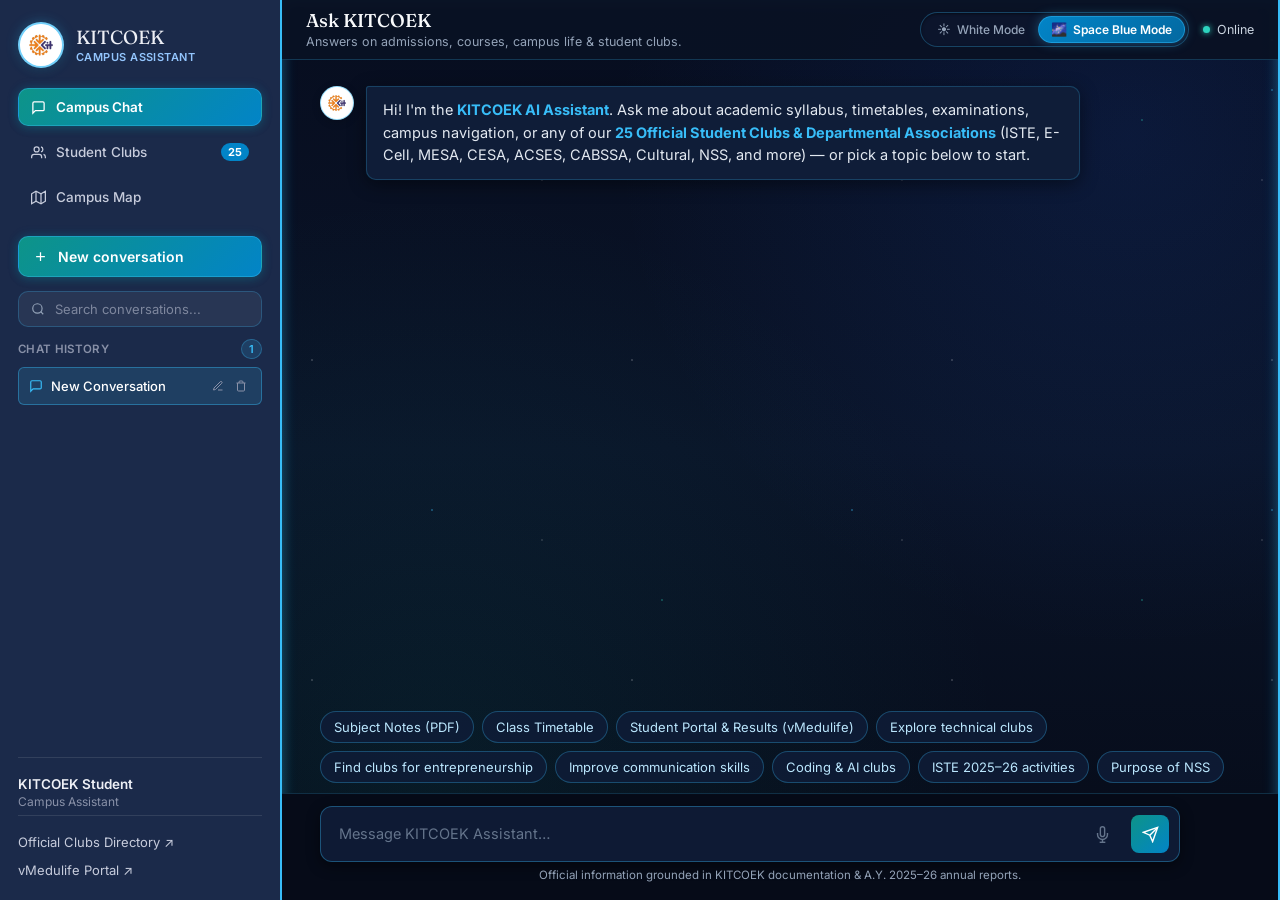
<file: index.html>
<!DOCTYPE html>
<html lang="en">
<head>
<meta charset="UTF-8">
<meta name="viewport" content="width=device-width, initial-scale=1.0">
<title>KITCOEK Assistant — Campus &amp; Student Clubs</title>
<link rel="icon" type="image/png" href="kit-emblem.png?v=6.0">
<link rel="shortcut icon" href="favicon.ico?v=6.0">
<link rel="preconnect" href="https://fonts.googleapis.com">
<link rel="preconnect" href="https://fonts.gstatic.com" crossorigin>
<link href="https://fonts.googleapis.com/css2?family=Fraunces:opsz,wght@9..144,400;9..144,500;9..144,600&family=Inter:wght@400;500;600;700&display=swap" rel="stylesheet">
<link rel="stylesheet" href="style.css?v=22.0">
</head>
<body>

<div class="app">

  <!-- Sidebar -->
  <aside class="sidebar">
    <div class="brand">
      <div class="brand-logo-wrap" title="KITCOEK Official Emblem">
        <img src="kit-emblem.png?v=6.0" alt="KITCOEK Official Logo" class="brand-logo">
      </div>
      <div class="brand-name">KITCOEK
        <span>CAMPUS ASSISTANT</span>
      </div>
    </div>

    <!-- Navigation Menu (Chat / Student Clubs) -->
    <div class="sidebar-nav">
      <button class="nav-tab active" id="tabChatBtn">
        <svg width="15" height="15" viewBox="0 0 24 24" fill="none" stroke="currentColor" stroke-width="2"><path d="M21 15a2 2 0 0 1-2 2H7l-4 4V5a2 2 0 0 1 2-2h14a2 2 0 0 1 2 2z"/></svg>
        Campus Chat
      </button>
      <button class="nav-tab" id="tabClubsBtn">
        <svg width="15" height="15" viewBox="0 0 24 24" fill="none" stroke="currentColor" stroke-width="2"><path d="M17 21v-2a4 4 0 0 0-4-4H5a4 4 0 0 0-4 4v2"/><circle cx="9" cy="7" r="4"/><path d="M23 21v-2a4 4 0 0 0-3-3.87"/><path d="M16 3.13a4 4 0 0 1 0 7.75"/></svg>
        Student Clubs <span class="badge-count" id="tabClubsBadgeCount">25</span>
      </button>
      <button class="nav-tab" id="tabMapBtn">
        <svg width="15" height="15" viewBox="0 0 24 24" fill="none" stroke="currentColor" stroke-width="2"><polygon points="1 6 1 22 8 18 16 22 23 18 23 2 16 6 8 2 1 6"/><line x1="8" y1="2" x2="8" y2="18"/><line x1="16" y1="6" x2="16" y2="22"/></svg>
        Campus Map
      </button>
    </div>

    <button class="new-chat" id="newChatBtn">
      <svg width="15" height="15" viewBox="0 0 24 24" fill="none" stroke="currentColor" stroke-width="2"><path d="M12 5v14M5 12h14"/></svg>
      New conversation
    </button>

    <!-- Dedicated Chat History Section -->
    <div class="history-search-container">
      <div class="history-search-box">
        <svg width="14" height="14" viewBox="0 0 24 24" fill="none" stroke="currentColor" stroke-width="2"><circle cx="11" cy="11" r="8"/><path d="M21 21l-4.35-4.35"/></svg>
        <input type="text" id="historySearchInput" placeholder="Search conversations..." aria-label="Search conversations">
        <button type="button" id="clearHistorySearchBtn" class="clear-history-search-btn" style="display:none;" aria-label="Clear search">&times;</button>
      </div>
    </div>

    <div class="history-header">
      <p class="nav-label">Chat History</p>
      <span class="history-badge-count" id="historyCount">0</span>
    </div>

    <div class="history-scroll-container">
      <ul class="history" id="historyList"></ul>
      <div class="history-empty" id="historyEmpty" style="display:none;">
        <svg width="20" height="20" viewBox="0 0 24 24" fill="none" stroke="currentColor" stroke-width="1.8"><circle cx="11" cy="11" r="8"/><path d="M21 21l-4.35-4.35"/></svg>
        <span>No conversations found</span>
      </div>
    </div>

    <div class="sidebar-footer">
      <div class="student-id">
        <span class="student-name" id="sidebarName">KITCOEK Student</span>
        <span class="student-prn" id="sidebarPrn">Campus Assistant</span>
      </div>
      <a href="https://www.kitcoek.in/studentClubs" target="_blank">Official Clubs Directory ↗</a>
      <a href="https://portal.vmedulife.com/public/auth/#/login/kit-kolhapur" target="_blank">vMedulife Portal ↗</a>
    </div>
  </aside>

  <!-- Main View -->
  <main class="main">

    <!-- 1. Chat Section -->
    <section class="view-section active chat-theme-space" id="chatSection">
      <header class="chat-header">
        <div class="chat-header-main">
          <h1>Ask KITCOEK</h1>
          <p>Answers on admissions, courses, campus life &amp; student clubs.</p>
        </div>
        <div class="header-right">
          <!-- Chat Appearance Switcher -->
          <div class="chat-theme-switcher" role="radiogroup" aria-label="Chat appearance switcher">
            <button type="button" class="theme-switch-btn" id="themeWhiteBtn" role="radio" aria-checked="false" aria-label="Switch to White Chat Mode">
              <span class="theme-icon" aria-hidden="true">☀️</span>
              <span class="theme-text">White Mode</span>
            </button>
            <button type="button" class="theme-switch-btn active" id="themeSpaceBtn" role="radio" aria-checked="true" aria-label="Switch to Space Blue Chat Mode">
              <span class="theme-icon" aria-hidden="true">🌌</span>
              <span class="theme-text">Space Blue Mode</span>
            </button>
          </div>

          <div class="status"><span class="dot"></span>Online</div>
        </div>
      </header>

      <div class="thread" id="thread">
        <div class="row bot">
          <div class="avatar bot-avatar" aria-label="KITCOEK AI Assistant"><img src="kit-emblem.png?v=5.0" alt="KITCOEK" class="assistant-avatar-img" onerror="this.style.display='none'; this.parentNode.classList.add('avatar-fallback'); this.parentNode.innerText='K';"></div>
          <div class="bubble">
            <p>Hi, I'm the <strong class="bot-name-highlight">KITCOEK AI Assistant</strong>. Ask me about registration, examinations, syllabus, or any of our <strong>25 Official Student Clubs &amp; Departmental Associations</strong> (ISTE, E-Cell, MESA, CESA, ACSES, CABSSA, Cultural, NSS, and more) — or pick a topic below to start.</p>
          </div>
        </div>
      </div>

      <div class="suggestions" id="suggestions">
        <button class="chip" data-q="Where can I get handwritten notes and study materials?">Subject Notes (PDF)</button>
        <button class="chip" data-q="Where can I find the department timetable?">Class Timetable</button>
        <button class="chip" data-q="Where can I check my semester results and access student portal LMS?">Student Portal &amp; Results (vMedulife)</button>
        <button class="chip" data-q="Explore technical clubs">Explore technical clubs</button>
        <button class="chip" data-q="Find clubs for entrepreneurship">Find clubs for entrepreneurship</button>
        <button class="chip" data-q="Which clubs help improve communication skills?">Improve communication skills</button>
        <button class="chip" data-q="Which clubs are related to coding and AI?">Coding &amp; AI clubs</button>
        <button class="chip" data-q="What activities did ISTE organize in 2025–26?">ISTE 2025–26 activities</button>
        <button class="chip" data-q="What is the purpose of NSS?">Purpose of NSS</button>
      </div>

      <div class="composer">
        <div class="composer-inner">
          <textarea id="input" rows="1" placeholder="Message KITCOEK Assistant…"></textarea>
          <button type="button" class="mic-btn" id="micBtn" aria-label="Voice input" title="Voice Input (Speech-to-Text)">
            <svg width="17" height="17" viewBox="0 0 24 24" fill="none" stroke="currentColor" stroke-width="2"><path d="M12 1a3 3 0 0 0-3 3v8a3 3 0 0 0 6 0V4a3 3 0 0 0-3-3z"/><path d="M19 10v2a7 7 0 0 1-14 0v-2"/><line x1="12" y1="19" x2="12" y2="23"/><line x1="8" y1="23" x2="16" y2="23"/></svg>
          </button>
          <button class="send-btn" id="sendBtn" aria-label="Send message">
            <svg width="17" height="17" viewBox="0 0 24 24" fill="none" stroke="currentColor" stroke-width="2"><path d="M22 2L11 13"/><path d="M22 2l-7 20-4-9-9-4 20-7z"/></svg>
          </button>
        </div>
        <p class="disclaimer">Official information grounded in KITCOEK documentation &amp; A.Y. 2025–26 annual reports.</p>
      </div>
    </section>

    <!-- 2. Student Clubs Section -->
    <section class="view-section" id="clubsSection" style="display:none;">
      <header class="clubs-header">
        <div>
          <div class="clubs-title-row">
            <h1>KITCoEK Student Clubs &amp; Groups</h1>
            <span class="clubs-count-pill" id="totalClubsCount">25 Official Clubs</span>
          </div>
          <p>Official student bodies, development cells, and annual reports for Academic Year 2025–26.</p>
        </div>
        <div class="clubs-header-actions">
          <a href="https://www.kitcoek.in/studentClubs" target="_blank" class="clubs-official-btn">
            Official Website ↗
          </a>
          <button class="switch-view-btn" id="headerSwitchChatBtn">
            💬 Back to Chat
          </button>
        </div>
      </header>

      <div class="clubs-body">
        <!-- Quick AI Suggestion Prompts -->
        <div class="clubs-ai-prompts">
          <span class="ai-prompt-label">Ask Chatbot:</span>
          <button class="chip prompt-chip" data-q="Explore technical clubs">Explore technical clubs</button>
          <button class="chip prompt-chip" data-q="Find clubs for entrepreneurship">Clubs for entrepreneurship</button>
          <button class="chip prompt-chip" data-q="Which clubs help improve communication skills?">Communication skills</button>
          <button class="chip prompt-chip" data-q="Which clubs are related to coding and AI?">Coding &amp; AI clubs</button>
          <button class="chip prompt-chip" data-q="List all KIT student clubs.">List all 25 clubs</button>
        </div>

        <!-- Search & Filter Bar -->
        <div class="clubs-controls">
          <div class="clubs-search-box">
            <svg width="16" height="16" viewBox="0 0 24 24" fill="none" stroke="currentColor" stroke-width="2"><circle cx="11" cy="11" r="8"/><path d="M21 21l-4.35-4.35"/></svg>
            <input type="text" id="clubSearchInput" placeholder="Search clubs by name, skills, activities, coordinator...">
            <button id="clearSearchBtn" class="clear-search-btn" style="display:none;">&times;</button>
          </div>

          <div class="category-filters" id="categoryFilters">
            <button class="cat-pill active" data-category="All">All (<span id="catCountAll">25</span>)</button>
            <!-- Generated dynamically -->
          </div>
        </div>

        <!-- Clubs Grid -->
        <div class="clubs-grid-wrapper">
          <div class="clubs-grid" id="clubsGrid">
            <!-- Club cards loaded dynamically via JS -->
            <div class="clubs-loading">
              <div class="spinner"></div>
              <p>Loading official student clubs...</p>
            </div>
          </div>
          <div class="clubs-empty" id="clubsEmpty" style="display:none;">
            <p>No student clubs match your current search or category filter.</p>
            <button class="btn-sm btn-outline" id="resetFilterBtn">Reset Filters</button>
          </div>
        </div>
      </div>
    </section>

  </main>

  <!-- Detailed Club Modal -->
  <div class="modal-backdrop" id="clubModal" style="display:none;">
    <div class="modal-dialog">
      <div class="modal-header">
        <div class="modal-title-group">
          <div class="modal-category-badge" id="modalCategory">Technical</div>
          <h2 id="modalClubName">Indian Society for Technical Education</h2>
          <span class="modal-abbr" id="modalAbbr">ISTE</span>
        </div>
        <button class="modal-close-btn" id="modalCloseBtn" aria-label="Close dialog">&times;</button>
      </div>

      <div class="modal-body" id="modalBody">
        <!-- Content populated dynamically -->
      </div>

      <div class="modal-footer">
        <div class="modal-links" id="modalFooterLinks">
          <a href="#" target="_blank" class="btn-report" id="modalPdfBtn">📄 View Official PDF Report</a>
          <a href="#" target="_blank" class="btn-source" id="modalSourceBtn">🌐 Official Page</a>
        </div>
        <button class="btn-ask-ai" id="modalAskAiBtn">💬 Ask AI about this club</button>
      </div>
    </div>
  </div>

  <!-- Campus Map Modal Lightbox -->
  <div class="modal-backdrop" id="mapModal" style="display:none;">
    <div class="modal-dialog modal-map-dialog">
      <div class="modal-header">
        <div class="modal-title-group">
          <div class="modal-category-badge">Official Campus Navigation</div>
          <h2>KITCoEK Aerial Campus Map &amp; Block Guide</h2>
        </div>
        <button class="modal-close-btn" id="mapModalCloseBtn" aria-label="Close dialog">&times;</button>
      </div>
      <div class="modal-body map-modal-body">
        <img src="campus_map.jpg?v=20.0" alt="KITCOEK Campus Aerial Map" class="campus-map-img" id="campusMapImg">
      </div>
      <div class="modal-footer">
        <div class="map-legend-notes">
          <span>Aerial Layout showing North Wing, South Wing, IMER, Mechanical, Library, Biotechnology &amp; Canteen.</span>
        </div>
        <a href="campus_map.jpg?v=20.0" target="_blank" download="KITCOEK_Campus_Map.jpg" class="btn-report">
          ⬇️ Open / Download High-Res Map
        </a>
      </div>
    </div>
  </div>

</div>

<script src="script.js?v=22.0"></script>
</body>
</html>
</file>
<file: style.css>
:root{
  --ink:#1B2A4A;
  --ink-soft:#2C3E63;
  --paper:#F1EFE6;
  --paper-panel:#FAF8F2;
  --gold:#C89B3C;
  --gold-soft:#E7D3A0;
  --pine:#3E6E64;
  --text:#20242B;
  --text-muted:#5B6270;
  --hairline:#D9D4C4;
  --hairline-dark:#33456B;
  --radius:10px;
}

*{box-sizing:border-box;}
html,body{height:100%;}
body{
  margin:0;
  font-family:'Inter',sans-serif;
  color:var(--text);
  background:var(--paper);
  -webkit-font-smoothing:antialiased;
}

.app{
  display:grid;
  grid-template-columns:280px 1fr;
  height:100vh;
  overflow:hidden;
}

/* ---------- Sidebar ---------- */
.sidebar{
  background:var(--ink);
  color:#EDEFF5;
  display:flex;
  flex-direction:column;
  padding:22px 18px;
  height:100vh;
  box-sizing:border-box;
  overflow:hidden;
}

.brand{
  display:flex;
  align-items:center;
  gap:12px;
  margin-bottom:20px;
  flex-shrink:0;
}

.brand-logo-wrap{
  width:46px;
  height:46px;
  padding:0;
  background:#FFFFFF;
  border-radius:50%;
  display:flex;
  align-items:center;
  justify-content:center;
  flex-shrink:0;
  box-shadow:0 2px 10px rgba(0, 0, 0, 0.25), 0 0 12px rgba(56, 189, 248, 0.35);
  border:2px solid rgba(56, 189, 248, 0.7);
  overflow:hidden;
}

.brand-logo{
  height:100%;
  width:100%;
  object-fit:cover;
  border-radius:50%;
  display:block;
}

.crest{
  width:38px;
  height:38px;
  border:1.5px solid #38BDF8;
  border-radius:50%;
  display:flex;
  align-items:center;
  justify-content:center;
  font-family:'Fraunces',serif;
  font-size:17px;
  font-weight:600;
  color:#38BDF8;
  background:rgba(56, 189, 248, 0.1);
  box-shadow:0 0 10px rgba(56, 189, 248, 0.2);
  flex-shrink:0;
}

.brand-name{
  font-family:'Fraunces',serif;
  font-size:19px;
  line-height:1.15;
}
.brand-name span{
  display:block;
  font-family:'Inter',sans-serif;
  font-size:11px;
  color:#93C5FD;
  margin-top:2px;
  letter-spacing:0.04em;
  text-transform:uppercase;
  font-weight:600;
}

.new-chat{
  display:flex;
  align-items:center;
  gap:10px;
  background:linear-gradient(135deg, #0D9488 0%, #0284C7 100%);
  border:1px solid rgba(56, 189, 248, 0.4);
  color:#FFFFFF;
  padding:11px 14px;
  border-radius:var(--radius);
  font-family:'Inter',sans-serif;
  font-size:14px;
  font-weight:600;
  cursor:pointer;
  transition:all .2s ease;
  box-shadow:0 2px 10px rgba(13, 148, 136, 0.25), 0 0 12px rgba(2, 132, 199, 0.2);
  margin-bottom:14px;
  flex-shrink:0;
}
.new-chat:hover{
  border-color:#38BDF8;
  background:linear-gradient(135deg, #0F766E 0%, #0369A1 100%);
  box-shadow:0 0 14px rgba(56, 189, 248, 0.45);
}
.new-chat svg{ flex-shrink:0; stroke:#FFFFFF; }

/* ---------- Dedicated Chat History & Search ---------- */
.history-search-container {
  width: 100%;
  margin-bottom: 12px;
  flex-shrink: 0;
}
.history-search-box {
  display: flex;
  align-items: center;
  gap: 8px;
  background: rgba(255, 255, 255, 0.06);
  border: 1px solid rgba(56, 189, 248, 0.25);
  border-radius: var(--radius);
  padding: 8px 12px;
  transition: all 0.2s ease;
  width: 100%;
  box-sizing: border-box;
}
.history-search-box:focus-within {
  border-color: #38BDF8;
  background: rgba(255, 255, 255, 0.1);
  box-shadow: 0 0 10px rgba(56, 189, 248, 0.25);
}
.history-search-box svg {
  stroke: #94A3B8;
  flex-shrink: 0;
}
.history-search-box input {
  background: transparent;
  border: none;
  color: #FFFFFF;
  font-family: 'Inter', sans-serif;
  font-size: 13px;
  outline: none;
  width: 100%;
}
.history-search-box input::placeholder {
  color: #7E879E;
}
.clear-history-search-btn {
  background: transparent;
  border: none;
  color: #94A3B8;
  font-size: 16px;
  cursor: pointer;
  padding: 0 2px;
  line-height: 1;
}
.clear-history-search-btn:hover {
  color: #FFFFFF;
}

.history-header {
  display: flex;
  align-items: center;
  justify-content: space-between;
  margin-bottom: 8px;
  flex-shrink: 0;
}
.history-header .nav-label {
  font-size: 11.5px;
  color: #8991A8;
  margin: 0;
  letter-spacing: 0.03em;
  font-weight: 600;
  text-transform: uppercase;
}
.history-badge-count {
  background: rgba(56, 189, 248, 0.15);
  color: #38BDF8;
  font-size: 11px;
  font-weight: 600;
  padding: 2px 7px;
  border-radius: 999px;
  border: 1px solid rgba(56, 189, 248, 0.3);
}

.history-scroll-container {
  flex: 1 1 0;
  min-height: 0;
  overflow-y: auto;
  display: flex;
  flex-direction: column;
}
.history {
  list-style: none;
  margin: 0 0 auto 0;
  padding: 0;
  display: flex;
  flex-direction: column;
  gap: 4px;
}
.history-item {
  display: flex;
  align-items: center;
  justify-content: space-between;
  padding: 8px 10px;
  border-radius: 6px;
  color: #C7CCDC;
  font-size: 13px;
  cursor: pointer;
  transition: all 0.15s ease;
  position: relative;
  border: 1px solid transparent;
  gap: 6px;
}
.history-item:hover {
  background: rgba(255, 255, 255, 0.06);
  color: #FFFFFF;
}
.history-item.active {
  background: rgba(56, 189, 248, 0.14);
  border-color: rgba(56, 189, 248, 0.4);
  color: #FFFFFF;
  font-weight: 500;
}
.history-item.active .history-item-icon {
  stroke: #38BDF8;
}
.history-item-content {
  display: flex;
  align-items: center;
  gap: 8px;
  min-width: 0;
  flex: 1;
}
.history-item-icon {
  stroke: #8991A8;
  flex-shrink: 0;
  transition: stroke 0.15s ease;
}
.history-title {
  white-space: nowrap;
  overflow: hidden;
  text-overflow: ellipsis;
  flex: 1;
}
.history-item-actions {
  display: flex;
  align-items: center;
  gap: 3px;
  opacity: 0;
  transition: opacity 0.15s ease;
  flex-shrink: 0;
}
.history-item:hover .history-item-actions,
.history-item.active .history-item-actions,
.history-item:focus-within .history-item-actions {
  opacity: 1;
}
.history-action-btn {
  background: transparent;
  border: none;
  color: #8991A8;
  padding: 4px;
  border-radius: 4px;
  cursor: pointer;
  display: flex;
  align-items: center;
  justify-content: center;
  transition: all 0.15s ease;
}
.history-action-btn:hover {
  color: #FFFFFF;
  background: rgba(255, 255, 255, 0.14);
}
.history-action-btn.delete-btn:hover {
  color: #F87171;
  background: rgba(239, 68, 68, 0.2);
}

.history-item.editing {
  background: rgba(56, 189, 248, 0.15);
  border-color: #38BDF8;
  padding: 5px 8px;
}
.history-rename-input {
  background: rgba(0, 0, 0, 0.45);
  border: 1px solid #38BDF8;
  border-radius: 4px;
  color: #FFFFFF;
  font-size: 12.5px;
  font-family: 'Inter', sans-serif;
  padding: 4px 6px;
  width: 100%;
  outline: none;
  box-sizing: border-box;
}
.history-rename-actions {
  display: flex;
  gap: 3px;
  flex-shrink: 0;
}
.rename-confirm-btn, .rename-cancel-btn {
  background: rgba(255, 255, 255, 0.08);
  border: 1px solid rgba(255, 255, 255, 0.15);
  color: #C7CCDC;
  font-size: 12px;
  font-weight: 600;
  cursor: pointer;
  padding: 3px 6px;
  border-radius: 4px;
  transition: all 0.15s ease;
}
.rename-confirm-btn:hover {
  background: #059669;
  border-color: #10B981;
  color: #FFFFFF;
}
.rename-cancel-btn:hover {
  background: #DC2626;
  border-color: #EF4444;
  color: #FFFFFF;
}

.history-empty {
  padding: 24px 10px;
  text-align: center;
  color: #64748B;
  font-size: 12.5px;
  display: flex;
  flex-direction: column;
  align-items: center;
  gap: 8px;
}
.history-empty svg {
  stroke: #475569;
}

.sidebar-footer{
  border-top:1px solid rgba(255,255,255,0.1);
  padding-top:18px;
  margin-top:18px;
  font-size:13px;
  color:#9BA3B8;
  display:flex;
  flex-direction:column;
  gap:12px;
}
.sidebar-footer a{ color:#C7CCDC; text-decoration:none; transition:color 0.15s ease; }
.sidebar-footer a:hover{ color:#38BDF8; }

.student-id{
  display:flex;
  flex-direction:column;
  gap:2px;
  padding-bottom:6px;
  margin-bottom:6px;
  border-bottom:1px solid rgba(255,255,255,0.1);
}
.student-name{ font-size:13.5px; font-weight:600; color:#EDEFF5; }
.student-prn{ font-size:12px; color:#8991A8; }

/* ---------- Main panel ---------- */
.main{
  display:flex;
  flex-direction:column;
  background:var(--paper-panel);
  min-width:0;
  height:100vh;
  min-height:0;
  overflow:hidden;
}

/* ========================================================
   CHAT APPEARANCE THEMES: WHITE MODE & SPACE BLUE MODE
   ======================================================== */

#chatSection {
  position: relative;
  transition: background-color 0.25s ease, border-color 0.25s ease, box-shadow 0.25s ease;
  width: 100%;
  height: 100%;
}

/* 4. BLUE SIDE BORDERS — REQUIRED IN BOTH THEMES */
#chatSection.chat-theme-white {
  border-left: 2px solid #2563EB;
  border-right: 2px solid #2563EB;
  background-color: #FAFCFF;
  background-image: linear-gradient(180deg, #FFFFFF 0%, #F8FAFC 100%);

  --chat-bg: #FAFCFF;
  --chat-header-bg: #FFFFFF;
  --chat-header-border: #E2E8F0;
  --chat-title-color: #0F172A;
  --chat-subtitle-color: #475569;
  --chat-status-color: #334155;
  --chat-status-dot: #0D9488;
  --chat-thread-bg: transparent;

  --bot-bubble-bg: linear-gradient(180deg, #FFFFFF 0%, #F8FBFE 100%);
  --bot-bubble-border: #BAE6FD;
  --bot-bubble-shadow: 0 3px 12px rgba(37, 99, 235, 0.06), 0 1px 3px rgba(0, 0, 0, 0.02);
  --bot-bubble-text: #1E293B;
  --bot-bubble-strong: #0284C7;
  --bot-name-color: #0284C7;
  --bot-avatar-bg: #0F172A;
  --bot-avatar-color: #38BDF8;
  --bot-avatar-border: 1px solid rgba(56, 189, 248, 0.35);
  --bot-avatar-shadow: 0 2px 6px rgba(15, 23, 42, 0.2);

  --user-bubble-bg: #E0F2FE;
  --user-bubble-border: #BAE6FD;
  --user-bubble-shadow: 0 2px 8px rgba(37, 99, 235, 0.08);
  --user-bubble-text: #0F2942;
  --user-avatar-bg: linear-gradient(135deg, #0284C7 0%, #0369A1 100%);
  --user-avatar-color: #FFFFFF;
  --user-avatar-border: 1px solid rgba(2, 132, 199, 0.35);
  --user-avatar-shadow: 0 2px 6px rgba(2, 132, 199, 0.25);

  --chip-bg: #FFFFFF;
  --chip-border: #93C5FD;
  --chip-text: #0F2942;
  --chip-hover-bg: #EFF6FF;
  --chip-hover-border: #2563EB;
  --chip-hover-text: #1D4ED8;

  --composer-bg: #FFFFFF;
  --composer-border: #E2E8F0;
  --composer-inner-bg: #FFFFFF;
  --composer-inner-border: #93C5FD;
  --composer-inner-focus: #2563EB;
  --composer-inner-shadow: 0 2px 8px rgba(37, 99, 235, 0.06);
  --composer-text: #0F172A;
  --composer-placeholder: #64748B;
  --composer-disclaimer: #64748B;

  --send-btn-bg: #0D9488;
  --send-btn-color: #FFFFFF;
  --send-btn-hover: #0F766E;

  --interactive-icon: #0D9488;
  --switch-btn-bg: #FFFFFF;
  --switch-btn-border: #93C5FD;
  --switch-btn-text: #0F172A;
  --switch-btn-hover: #EFF6FF;

  --card-bg: #F8FAFC;
  --card-border: #BAE6FD;
  --card-title: #0F172A;
  --card-text: #334155;
  --card-muted: #64748B;

  --scrollbar-thumb: #CBD5E1;
}

#chatSection.chat-theme-space {
  border-left: 2px solid #38BDF8;
  border-right: 2px solid #38BDF8;
  box-shadow: inset 2px 0 14px rgba(56, 189, 248, 0.22), inset -2px 0 14px rgba(56, 189, 248, 0.22);
  background-color: #070D1F;
  background-image:
    radial-gradient(1px 1px at 30px 40px, rgba(255, 255, 255, 0.55), transparent),
    radial-gradient(1.5px 1.5px at 150px 90px, rgba(56, 189, 248, 0.6), transparent),
    radial-gradient(1px 1px at 260px 180px, rgba(255, 255, 255, 0.4), transparent),
    radial-gradient(1.5px 1.5px at 380px 120px, rgba(45, 212, 191, 0.5), transparent),
    radial-gradient(1px 1px at 480px 260px, rgba(56, 189, 248, 0.45), transparent),
    radial-gradient(circle at 85% 15%, rgba(37, 99, 235, 0.12) 0%, transparent 45%),
    radial-gradient(circle at 15% 85%, rgba(13, 148, 136, 0.10) 0%, transparent 50%),
    linear-gradient(180deg, #070D1F 0%, #0A1428 50%, #060B18 100%);
  background-size: 320px 320px, 420px 420px, 360px 360px, 480px 480px, 390px 390px, 100% 100%, 100% 100%, 100% 100%;

  --chat-bg: #070D1F;
  --chat-header-bg: rgba(9, 17, 36, 0.94);
  --chat-header-border: rgba(56, 189, 248, 0.22);
  --chat-title-color: #F8FAFC;
  --chat-subtitle-color: #94A3B8;
  --chat-status-color: #CBD5E1;
  --chat-status-dot: #2DD4BF;
  --chat-thread-bg: transparent;

  --bot-bubble-bg: #0F1D38;
  --bot-bubble-border: rgba(56, 189, 248, 0.22);
  --bot-bubble-shadow: 0 4px 18px rgba(0, 0, 0, 0.45), 0 0 1px rgba(56, 189, 248, 0.2);
  --bot-bubble-text: #E2E8F0;
  --bot-bubble-strong: #38BDF8;
  --bot-name-color: #38BDF8;
  --bot-avatar-bg: linear-gradient(135deg, #0D9488 0%, #0284C7 100%);
  --bot-avatar-color: #FFFFFF;
  --bot-avatar-border: 1px solid rgba(56, 189, 248, 0.45);
  --bot-avatar-shadow: 0 0 10px rgba(56, 189, 248, 0.35);

  --user-bubble-bg: linear-gradient(135deg, #0284C7 0%, #0369A1 100%);
  --user-bubble-border: rgba(56, 189, 248, 0.4);
  --user-bubble-shadow: 0 2px 10px rgba(2, 132, 199, 0.35);
  --user-bubble-text: #FFFFFF;
  --user-avatar-bg: linear-gradient(135deg, #0D9488 0%, #0284C7 100%);
  --user-avatar-color: #FFFFFF;
  --user-avatar-border: 1px solid rgba(56, 189, 248, 0.45);
  --user-avatar-shadow: 0 0 10px rgba(56, 189, 248, 0.35);

  --chip-bg: rgba(15, 29, 56, 0.85);
  --chip-border: rgba(56, 189, 248, 0.3);
  --chip-text: #BAE6FD;
  --chip-hover-bg: rgba(56, 189, 248, 0.2);
  --chip-hover-border: #38BDF8;
  --chip-hover-text: #FFFFFF;

  --composer-bg: #060B18;
  --composer-border: rgba(56, 189, 248, 0.2);
  --composer-inner-bg: #0E1A34;
  --composer-inner-border: rgba(56, 189, 248, 0.35);
  --composer-inner-focus: #38BDF8;
  --composer-inner-shadow: 0 4px 14px rgba(0, 0, 0, 0.45);
  --composer-text: #F1F5F9;
  --composer-placeholder: #64748B;
  --composer-disclaimer: #94A3B8;

  --send-btn-bg: linear-gradient(135deg, #0D9488 0%, #0284C7 100%);
  --send-btn-color: #FFFFFF;
  --send-btn-hover: linear-gradient(135deg, #0F766E 0%, #0369A1 100%);

  --interactive-icon: #38BDF8;
  --switch-btn-bg: #0E1A34;
  --switch-btn-border: rgba(56, 189, 248, 0.3);
  --switch-btn-text: #E2E8F0;
  --switch-btn-hover: rgba(56, 189, 248, 0.15);

  --card-bg: #0A1428;
  --card-border: rgba(56, 189, 248, 0.25);
  --card-title: #F8FAFC;
  --card-text: #CBD5E1;
  --card-muted: #94A3B8;

  --scrollbar-thumb: rgba(56, 189, 248, 0.25);
}

/* ---------- Theme Switcher UI Control ---------- */
.chat-theme-switcher {
  display: inline-flex;
  align-items: center;
  padding: 3px;
  border-radius: 999px;
  transition: all 0.25s ease;
  user-select: none;
}

.theme-switch-btn {
  display: inline-flex;
  align-items: center;
  gap: 6px;
  border: 1px solid transparent;
  background: transparent;
  padding: 5px 12px;
  border-radius: 999px;
  font-family: 'Inter', sans-serif;
  font-size: 12px;
  font-weight: 500;
  cursor: pointer;
  transition: all 0.2s cubic-bezier(0.4, 0, 0.2, 1);
  white-space: nowrap;
  outline: none;
}

.theme-switch-btn .theme-icon {
  font-size: 13px;
  line-height: 1;
}

.theme-switch-btn:focus-visible {
  outline: 2px solid #38BDF8;
  outline-offset: 2px;
}

/* White Theme Switcher Active State */
#chatSection.chat-theme-white .chat-theme-switcher {
  background: #F1F5F9;
  border: 1px solid #BAE6FD;
}
#chatSection.chat-theme-white .theme-switch-btn {
  color: #64748B;
}
#chatSection.chat-theme-white .theme-switch-btn:hover {
  color: #0F172A;
}
#chatSection.chat-theme-white .theme-switch-btn.active {
  background: #FFFFFF;
  color: #0284C7;
  font-weight: 600;
  border-color: #93C5FD;
  box-shadow: 0 1px 4px rgba(37, 99, 235, 0.12);
}

/* Space Blue Theme Switcher Active State */
#chatSection.chat-theme-space .chat-theme-switcher {
  background: rgba(13, 23, 46, 0.85);
  border: 1px solid rgba(56, 189, 248, 0.28);
  box-shadow: inset 0 1px 3px rgba(0, 0, 0, 0.5);
}
#chatSection.chat-theme-space .theme-switch-btn {
  color: #94A3B8;
}
#chatSection.chat-theme-space .theme-switch-btn:hover {
  color: #F8FAFC;
}
#chatSection.chat-theme-space .theme-switch-btn.active {
  background: linear-gradient(135deg, #0284C7 0%, #0369A1 100%);
  color: #FFFFFF;
  font-weight: 600;
  border-color: rgba(56, 189, 248, 0.45);
  box-shadow: 0 0 12px rgba(56, 189, 248, 0.35);
}

/* ---------- Chat Header ---------- */
.chat-header{
  display:flex;
  align-items:center;
  justify-content:space-between;
  padding:10px 24px;
  border-bottom:1px solid var(--chat-header-border, var(--hairline));
  background:var(--chat-header-bg, var(--paper-panel));
  flex-shrink:0;
  gap:12px;
  transition:background-color 0.25s ease, border-color 0.25s ease;
}
.chat-header-main h1{
  font-family:'Fraunces',serif;
  font-weight:500;
  font-size:18.5px;
  line-height:1.2;
  margin:0;
  color:var(--chat-title-color, var(--ink));
  transition:color 0.25s ease;
}
.chat-header-main p{
  margin:2px 0 0;
  font-size:12.5px;
  color:var(--chat-subtitle-color, var(--text-muted));
  transition:color 0.25s ease;
}
.header-right {
  display: flex;
  align-items: center;
  gap: 12px;
}
.status{
  display:flex;
  align-items:center;
  gap:7px;
  font-size:12.5px;
  color:var(--chat-status-color, var(--text-muted));
}
.status .dot{
  width:7px;height:7px;border-radius:50%;
  background:var(--chat-status-dot, var(--pine));
  box-shadow:0 0 6px var(--chat-status-dot, var(--pine));
}

/* ---------- Thread & Bubbles ---------- */
.thread{
  flex:1 1 0;
  min-height:0;
  overflow-y:auto;
  padding:26px 38px;
  display:flex;
  flex-direction:column;
  gap:18px;
  background:var(--chat-thread-bg, transparent);
}

.row{ display:flex; gap:12px; max-width:760px; width:100%; }
.row.user{ align-self:flex-end; flex-direction:row-reverse; max-width:720px; }

.avatar{
  width:34px;
  height:34px;
  border-radius:50%;
  flex-shrink:0;
  display:flex;
  align-items:center;
  justify-content:center;
  font-family:'Fraunces',serif;
  font-size:13.5px;
  font-weight:600;
  overflow:hidden;
  transition:all 0.25s ease;
}
.avatar svg{
  display:block;
  flex-shrink:0;
}
.assistant-avatar-img{
  width:100%;
  height:100%;
  object-fit:cover;
  display:block;
  border-radius:50%;
}
.row.bot .avatar{
  background:#FFFFFF;
  border:1.5px solid rgba(56, 189, 248, 0.5);
  box-shadow:0 2px 8px rgba(0, 0, 0, 0.18);
  padding:0;
  overflow:hidden;
}
.row.bot .avatar.avatar-fallback{
  background:var(--bot-avatar-bg, #0F172A);
  color:var(--bot-avatar-color, #38BDF8);
  padding:0;
}
.row.user .avatar{
  background:var(--user-avatar-bg, #0284C7);
  color:var(--user-avatar-color, #FFFFFF);
  border:var(--user-avatar-border, 1px solid rgba(2, 132, 199, 0.35));
  box-shadow:var(--user-avatar-shadow, none);
}

.bubble{
  padding:12px 16px;
  border-radius:var(--radius);
  font-size:14.5px;
  line-height:1.55;
  transition:background-color 0.25s ease, border-color 0.25s ease, color 0.25s ease, box-shadow 0.25s ease;
}
.row.bot .bubble{
  background:var(--bot-bubble-bg, #fff);
  border:1px solid var(--bot-bubble-border, var(--hairline));
  box-shadow:var(--bot-bubble-shadow, none);
  color:var(--bot-bubble-text, var(--text));
  border-top-left-radius:3px;
}
.row.bot .bubble strong {
  color:var(--bot-bubble-strong, #0284C7);
}
.bot-name-highlight,
.assistant-name-highlight {
  color:var(--bot-name-color, #0284C7);
  font-weight:700;
}
.row.user .bubble{
  background:var(--user-bubble-bg, var(--ink));
  border:1px solid var(--user-bubble-border, transparent);
  box-shadow:var(--user-bubble-shadow, none);
  color:var(--user-bubble-text, #F2EEE0);
  border-top-right-radius:3px;
}
.bubble p{ margin:0 0 8px; }
.bubble p:last-child{ margin-bottom:0; }
.bubble ul{ margin:8px 0; padding-left:18px; }
.bubble li{ margin-bottom:4px; }
.bubble a {
  color: #38BDF8;
  font-weight: 600;
  text-decoration: underline;
  text-underline-offset: 3px;
  word-break: break-word;
  transition: all 0.15s ease;
}
.bubble a:hover {
  color: #7DD3FC;
  text-decoration-thickness: 2px;
}
.chat-inline-link {
  display: inline-flex;
  align-items: center;
  gap: 5px;
  background: rgba(56, 189, 248, 0.14);
  border: 1px solid rgba(56, 189, 248, 0.4);
  color: #38BDF8 !important;
  padding: 3px 9px;
  border-radius: 6px;
  font-size: 12.5px;
  font-weight: 600;
  text-decoration: none !important;
  margin: 3px 0;
  transition: all 0.2s ease;
  line-height: 1.4;
}
.chat-inline-link:hover {
  background: rgba(56, 189, 248, 0.25);
  border-color: #38BDF8;
  color: #FFFFFF !important;
  transform: translateY(-1px);
  box-shadow: 0 2px 8px rgba(56, 189, 248, 0.25);
}

.typing{
  display:flex; gap:4px; padding:4px 2px;
}
.typing span{
  width:6px;height:6px;border-radius:50%;
  background:var(--interactive-icon, var(--text-muted));
  animation:blink 1.2s infinite ease-in-out;
}
.typing span:nth-child(2){ animation-delay:.2s; }
.typing span:nth-child(3){ animation-delay:.4s; }
@keyframes blink{ 0%,80%,100%{opacity:.25;} 40%{opacity:1;} }

/* Citations & Navigation additions */
.citations {
  margin-top: 10px;
  padding-top: 8px;
  border-top: 1px dashed var(--hairline);
  font-size: 11.5px;
  color: var(--text-muted);
}
.citations-title {
  font-weight: 600;
  margin-bottom: 4px;
  color: var(--ink-soft);
}
.citation-tag {
  display: inline-block;
  background: var(--paper);
  border: 1px solid var(--hairline);
  border-radius: 4px;
  padding: 2px 7px;
  margin-right: 5px;
  margin-bottom: 4px;
  font-size: 11px;
}
.nav-box {
  background: var(--card-bg, #0A1428);
  border: 1px solid var(--card-border, rgba(56, 189, 248, 0.28));
  border-left: 3.5px solid var(--bot-bubble-strong, #38BDF8);
  border-radius: 8px;
  padding: 12px 14px;
  margin-top: 10px;
  color: var(--card-text, #E2E8F0);
  box-shadow: 0 4px 14px rgba(0, 0, 0, 0.25);
  transition: background-color 0.2s ease, border-color 0.2s ease, color 0.2s ease;
}
.nav-box p {
  margin: 0 0 4px 0;
  font-size: 13px;
  line-height: 1.5;
  color: inherit;
}
.nav-box p:last-child {
  margin-bottom: 0;
}
.nav-box strong {
  font-weight: 600;
  color: var(--bot-bubble-strong, #38BDF8);
}
.nav-box em,
.nav-box .nav-box-landmark em {
  font-style: italic;
  color: var(--card-muted, #94A3B8);
}
.nav-box-title {
  font-size: 13.5px !important;
  font-weight: 600;
  margin-bottom: 4px !important;
}
.nav-box-landmark,
.nav-box-rooms {
  font-size: 12.5px !important;
  margin-top: 2px !important;
}
.nav-box-desc {
  font-size: 12.5px !important;
  color: var(--card-muted, #94A3B8) !important;
  margin-top: 2px !important;
  line-height: 1.45 !important;
}
.nav-box-actions {
  display: flex;
  align-items: center;
  gap: 8px;
  flex-wrap: wrap;
  margin-top: 8px;
}

.map-link-btn {
  display: inline-flex;
  align-items: center;
  gap: 6px;
  background: linear-gradient(135deg, #0284C7 0%, #0369A1 100%);
  color: #FFFFFF;
  text-decoration: none;
  font-size: 12px;
  font-weight: 500;
  padding: 6px 12px;
  border-radius: 6px;
  border: 1px solid rgba(56, 189, 248, 0.35);
  cursor: pointer;
  transition: all .15s ease;
  line-height: 1;
}
.map-link-btn:hover {
  background: #0284C7;
  color: #FFFFFF;
  box-shadow: 0 0 10px rgba(56, 189, 248, 0.35);
}
.map-link-btn-secondary {
  background: var(--switch-btn-bg, #0E1A34);
  color: var(--switch-btn-text, #BAE6FD);
  border: 1px solid var(--switch-btn-border, rgba(56, 189, 248, 0.3));
}
.map-link-btn-secondary:hover {
  background: var(--switch-btn-hover, rgba(56, 189, 248, 0.15));
  color: #FFFFFF;
  border-color: #38BDF8;
}
.map-link-btn-portal {
  background: linear-gradient(135deg, #0D9488 0%, #0F766E 100%);
  color: #FFFFFF;
  border: 1px solid rgba(45, 212, 191, 0.4);
}
.map-link-btn-portal:hover {
  background: #0F766E;
  box-shadow: 0 0 10px rgba(45, 212, 191, 0.35);
}

.chat-error-msg {
  color: #F87171;
  font-size: 13px;
  margin: 0;
  line-height: 1.5;
}

/* In-Chat Notice & Academic Calendar Cards */
.notice-card-header {
  display: flex;
  align-items: center;
  justify-content: space-between;
  margin-bottom: 8px;
  flex-wrap: wrap;
  gap: 6px;
}
.notice-badge {
  font-size: 11.5px;
  font-weight: 700;
  text-transform: uppercase;
  letter-spacing: 0.04em;
}
.notice-live-dot {
  font-size: 11px;
  font-weight: 500;
}
.notice-items-container {
  display: flex;
  flex-direction: column;
  gap: 6px;
  margin-top: 4px;
}
.notice-item {
  display: flex;
  align-items: center;
  justify-content: space-between;
  gap: 10px;
  padding: 8px 10px;
  border-radius: 6px;
  transition: all 0.15s ease;
}
.notice-item-main {
  display: flex;
  flex-direction: column;
  gap: 2px;
  min-width: 0;
  flex: 1;
}
.notice-item-date {
  font-size: 11px;
  font-weight: 600;
}
.notice-item-title {
  font-size: 12.5px;
  font-weight: 500;
  line-height: 1.4;
  word-break: break-word;
}
.notice-download-btn {
  display: inline-flex;
  align-items: center;
  gap: 4px;
  font-size: 11px;
  font-weight: 600;
  padding: 4px 8px;
  border-radius: 4px;
  text-decoration: none;
  white-space: nowrap;
  flex-shrink: 0;
  transition: all 0.15s ease;
  line-height: 1;
}
.map-link-btn-notice {
  background: linear-gradient(135deg, #D97706 0%, #B45309 100%);
  color: #FFFFFF !important;
  border: 1px solid rgba(245, 158, 11, 0.45);
}
.map-link-btn-notice:hover {
  background: #D97706 !important;
  box-shadow: 0 0 10px rgba(245, 158, 11, 0.45);
}

/* In-Chat Meraki Gathering Instagram Reels Cards */
.nav-box.nav-box-reels {
  background: var(--card-bg, #100C1F);
  border: 1px solid rgba(225, 48, 108, 0.35);
  border-left: 3.5px solid #E1306C;
  box-shadow: 0 4px 16px rgba(0, 0, 0, 0.4);
}
.reels-card-header {
  display: flex;
  align-items: center;
  justify-content: space-between;
  gap: 8px;
  margin-bottom: 6px;
  flex-wrap: wrap;
}
.reels-badge {
  font-size: 11.5px;
  font-weight: 700;
  text-transform: uppercase;
  letter-spacing: 0.04em;
  color: #F43F5E;
  display: inline-flex;
  align-items: center;
  gap: 6px;
}
.reels-live-tag {
  font-size: 11px;
  font-weight: 600;
  color: #FB7185;
  background: rgba(244, 63, 94, 0.12);
  padding: 2px 7px;
  border-radius: 12px;
  border: 1px solid rgba(244, 63, 94, 0.25);
}
.reels-links-container {
  display: flex;
  flex-direction: column;
  gap: 6px;
  margin-top: 6px;
}
.reel-link-btn {
  display: flex;
  align-items: center;
  justify-content: space-between;
  gap: 10px;
  padding: 8px 12px;
  border-radius: 6px;
  text-decoration: none;
  background: #18153A;
  border: 1px solid rgba(225, 48, 108, 0.25);
  transition: all 0.2s ease;
}
.reel-link-btn:hover {
  background: rgba(225, 48, 108, 0.18);
  border-color: #E1306C;
  transform: translateX(2px);
}
.reel-btn-left {
  display: flex;
  align-items: center;
  gap: 8px;
  min-width: 0;
  flex: 1;
}
.reel-tag-badge {
  font-size: 10.5px;
  font-weight: 700;
  padding: 2px 6px;
  border-radius: 4px;
  background: linear-gradient(135deg, #E1306C 0%, #C13584 100%);
  color: #FFFFFF;
  white-space: nowrap;
  flex-shrink: 0;
}
.reel-btn-title {
  font-size: 12.5px;
  font-weight: 600;
  color: #F8FAFC;
  white-space: nowrap;
  overflow: hidden;
  text-overflow: ellipsis;
}
.reel-btn-arrow {
  display: inline-flex;
  align-items: center;
  gap: 4px;
  font-size: 11px;
  font-weight: 600;
  color: #FB7185;
  white-space: nowrap;
  flex-shrink: 0;
}

/* In-Chat Systematic Department Timetable Cards */
.nav-box.nav-box-timetable {
  background: var(--card-bg, #0D1530);
  border: 1px solid rgba(129, 140, 248, 0.35);
  border-left: 3.5px solid #818CF8;
  box-shadow: 0 4px 16px rgba(0, 0, 0, 0.35);
}
.timetable-card-header {
  display: flex;
  align-items: center;
  justify-content: space-between;
  gap: 8px;
  margin-bottom: 6px;
  flex-wrap: wrap;
}
.timetable-badge {
  font-size: 11.5px;
  font-weight: 700;
  text-transform: uppercase;
  letter-spacing: 0.5px;
  color: #A5B4FC;
  display: flex;
  align-items: center;
  gap: 6px;
}
.timetable-live-dot {
  font-size: 10.5px;
  font-weight: 600;
  color: #34D399;
  background: rgba(16, 185, 129, 0.12);
  border: 1px solid rgba(16, 185, 129, 0.3);
  padding: 1.5px 7px;
  border-radius: 10px;
}
.timetable-dept-list {
  display: flex;
  flex-direction: column;
  gap: 8px;
  margin-top: 8px;
}
.timetable-dept-card {
  display: flex;
  align-items: center;
  justify-content: space-between;
  gap: 12px;
  padding: 9px 12px;
  border-radius: 6px;
  background: rgba(15, 23, 42, 0.65);
  border: 1px solid rgba(129, 140, 248, 0.2);
  transition: all 0.2s ease;
}
.timetable-dept-card:hover {
  background: rgba(30, 41, 59, 0.75);
  border-color: rgba(129, 140, 248, 0.45);
}
.timetable-dept-card.active-match {
  background: rgba(99, 102, 241, 0.15);
  border-color: rgba(129, 140, 248, 0.55);
  box-shadow: 0 0 12px rgba(129, 140, 248, 0.18);
}
.timetable-dept-info {
  display: flex;
  flex-direction: column;
  gap: 3px;
  flex: 1;
  min-width: 0;
}
.timetable-dept-top {
  display: flex;
  align-items: center;
  gap: 6px;
  flex-wrap: wrap;
}
.timetable-dept-icon {
  font-size: 14px;
}
.timetable-dept-name {
  font-size: 13px;
  font-weight: 700;
  color: #F8FAFC;
}
.timetable-year-pill {
  font-size: 10.5px;
  font-weight: 700;
  padding: 1.5px 6px;
  border-radius: 4px;
  background: rgba(129, 140, 248, 0.2);
  color: #C7D2FE;
  border: 1px solid rgba(129, 140, 248, 0.35);
}
.timetable-dept-sub {
  font-size: 11.5px !important;
  color: #94A3B8 !important;
  margin: 2px 0 0 0 !important;
  line-height: 1.4 !important;
}
.timetable-dept-action {
  flex-shrink: 0;
}

/* In-Chat Official Syllabus Cards */
.nav-box.nav-box-syllabus {
  background: var(--card-bg, #0F172A);
  border: 1px solid rgba(14, 165, 233, 0.35);
  border-left: 3.5px solid #0EA5E9;
  box-shadow: 0 4px 16px rgba(0, 0, 0, 0.4);
}
.syllabus-card-header {
  display: flex;
  align-items: center;
  justify-content: space-between;
  gap: 8px;
  margin-bottom: 6px;
  flex-wrap: wrap;
}
.syllabus-badge {
  font-size: 11.5px;
  font-weight: 700;
  text-transform: uppercase;
  letter-spacing: 0.5px;
  color: #38BDF8;
  display: flex;
  align-items: center;
  gap: 6px;
}
.syllabus-live-dot {
  font-size: 10.5px;
  font-weight: 600;
  color: #34D399;
  background: rgba(16, 185, 129, 0.12);
  border: 1px solid rgba(16, 185, 129, 0.3);
  padding: 1.5px 7px;
  border-radius: 10px;
}
.syllabus-items-container {
  display: flex;
  flex-direction: column;
  gap: 8px;
  margin-top: 6px;
}
.syllabus-item {
  display: flex;
  flex-direction: column;
  gap: 6px;
  padding: 10px 12px;
  border-radius: 6px;
  background: rgba(15, 23, 42, 0.6);
  border: 1px solid rgba(56, 189, 248, 0.18);
  transition: all 0.2s ease;
}
.syllabus-item:hover {
  background: rgba(30, 41, 59, 0.7);
  border-color: rgba(56, 189, 248, 0.35);
}
.syllabus-item-main {
  display: flex;
  flex-direction: column;
  gap: 3px;
}
.syllabus-item-header {
  display: flex;
  align-items: center;
  justify-content: space-between;
  gap: 8px;
  flex-wrap: wrap;
}
.syllabus-year-title {
  font-size: 13px;
  font-weight: 700;
  color: #F8FAFC;
}
.syllabus-tag-badge {
  font-size: 10.5px;
  font-weight: 700;
  padding: 1.5px 6px;
  border-radius: 4px;
  background: rgba(14, 165, 233, 0.2);
  color: #38BDF8;
  border: 1px solid rgba(56, 189, 248, 0.3);
}
.syllabus-item-desc {
  font-size: 11.5px;
  color: #94A3B8;
  line-height: 1.4;
}
.syllabus-item-actions {
  display: flex;
  align-items: center;
  gap: 6px;
  flex-wrap: wrap;
  margin-top: 4px;
}
.syllabus-download-btn {
  display: inline-flex;
  align-items: center;
  gap: 5px;
  font-size: 11px;
  font-weight: 600;
  padding: 4px 10px;
  border-radius: 5px;
  text-decoration: none;
  background: linear-gradient(135deg, #0284C7 0%, #0369A1 100%);
  color: #FFFFFF !important;
  border: 1px solid rgba(56, 189, 248, 0.4);
  transition: all 0.2s ease;
}
.syllabus-download-btn:hover {
  background: #0284C7;
  transform: translateY(-1px);
  box-shadow: 0 2px 8px rgba(2, 132, 199, 0.4);
}
.syllabus-sub-btn {
  display: inline-flex;
  align-items: center;
  font-size: 11px;
  font-weight: 600;
  padding: 3.5px 8px;
  border-radius: 5px;
  text-decoration: none;
  background: rgba(255, 255, 255, 0.06);
  color: #BAE6FD !important;
  border: 1px solid rgba(56, 189, 248, 0.25);
  transition: all 0.2s ease;
}
.syllabus-sub-btn:hover {
  background: rgba(56, 189, 248, 0.15);
  color: #FFFFFF !important;
  border-color: #38BDF8;
}

/* Modal MERAKI Reels Section */
.meraki-reels-grid {
  display: grid;
  grid-template-columns: repeat(auto-fill, minmax(210px, 1fr));
  gap: 10px;
  margin-top: 6px;
}
.meraki-reel-card {
  display: flex;
  flex-direction: column;
  justify-content: space-between;
  gap: 8px;
  padding: 10px 12px;
  border-radius: 8px;
  text-decoration: none;
  background: var(--paper-panel, #0E1A34);
  border: 1px solid var(--hairline, rgba(225, 48, 108, 0.25));
  transition: all 0.2s ease;
}
.meraki-reel-card:hover {
  transform: translateY(-2px);
  border-color: #E1306C;
  box-shadow: 0 4px 14px rgba(225, 48, 108, 0.2);
}
.reel-card-top {
  display: flex;
  align-items: center;
  justify-content: space-between;
}
.reel-pill {
  font-size: 10.5px;
  font-weight: 700;
  padding: 2px 6px;
  border-radius: 4px;
  background: linear-gradient(135deg, #E1306C 0%, #C13584 100%);
  color: #FFFFFF;
}
.reel-insta-icon {
  color: #E1306C;
  display: inline-flex;
}
.reel-card-title {
  font-size: 12.5px;
  font-weight: 600;
  color: var(--text, #F8FAFC);
  line-height: 1.35;
}
.reel-card-action {
  display: inline-flex;
  align-items: center;
  gap: 4px;
  font-size: 11px;
  font-weight: 600;
  color: #E1306C;
  margin-top: 2px;
}

/* In-Chat VMedulife Step-by-Step Guide Cards */
.nav-box.nav-box-vmedulife {
  background: var(--card-bg, #071927);
  border: 1px solid rgba(45, 212, 191, 0.35);
  border-left: 3.5px solid #2DD4BF;
  box-shadow: 0 4px 16px rgba(0, 0, 0, 0.4);
}
.vmedulife-header {
  display: flex;
  flex-direction: column;
  gap: 4px;
  margin-bottom: 8px;
}
.vmedulife-badge {
  font-size: 11px;
  font-weight: 700;
  letter-spacing: 0.05em;
  text-transform: uppercase;
  color: #2DD4BF;
  display: inline-flex;
  align-items: center;
  gap: 5px;
}
.vmedulife-steps-list {
  margin: 6px 0 10px 0;
  padding: 0;
  list-style: none;
  display: flex;
  flex-direction: column;
  gap: 6px;
}
.vmedulife-steps-list li {
  display: flex;
  align-items: flex-start;
  gap: 8px;
  font-size: 12.5px;
  line-height: 1.5;
  color: inherit;
}
.vmedulife-steps-list .step-num {
  display: inline-flex;
  align-items: center;
  justify-content: center;
  width: 20px;
  height: 20px;
  border-radius: 50%;
  background: rgba(45, 212, 191, 0.2);
  color: #2DD4BF;
  font-size: 11px;
  font-weight: 700;
  flex-shrink: 0;
  margin-top: 1px;
  border: 1px solid rgba(45, 212, 191, 0.4);
}
.vmedulife-steps-list .step-text {
  flex: 1;
}

/* ---------- Suggestions ---------- */
.suggestions{
  display:flex;
  flex-wrap:wrap;
  gap:8px;
  padding:6px 38px 14px;
  flex-shrink:0;
  max-height:88px;
  overflow-y:auto;
}
.chip{
  border:1px solid var(--chip-border, var(--hairline));
  background:var(--chip-bg, #fff);
  color:var(--chip-text, var(--ink-soft));
  font-size:13px;
  font-family:'Inter',sans-serif;
  padding:7px 13px;
  border-radius:999px;
  cursor:pointer;
  transition:border-color .15s ease, color .15s ease, background-color .15s ease, box-shadow .15s ease;
  white-space:nowrap;
  max-width:100%;
  overflow:hidden;
  text-overflow:ellipsis;
}
.chip:hover{
  border-color:var(--chip-hover-border, #38BDF8);
  background:var(--chip-hover-bg, var(--paper));
  color:var(--chip-hover-text, var(--ink));
}

/* ---------- Composer ---------- */
.composer{
  padding:12px 38px 18px;
  border-top:1px solid var(--composer-border, var(--hairline));
  flex-shrink:0;
  background:var(--composer-bg, var(--paper-panel));
  transition:background-color 0.25s ease, border-color 0.25s ease;
}
.composer-inner{
  display:flex;
  align-items:flex-end;
  gap:10px;
  background:var(--composer-inner-bg, #fff);
  border:1.5px solid var(--composer-inner-border, var(--hairline));
  box-shadow:var(--composer-inner-shadow, none);
  border-radius:12px;
  padding:8px 10px 8px 18px;
  max-width:860px;
  transition:border-color 0.2s ease, box-shadow 0.2s ease, background-color 0.2s ease;
}
.composer-inner:focus-within{
  border-color:var(--composer-inner-focus, #38BDF8);
  box-shadow: 0 0 0 3px rgba(56, 189, 248, 0.2);
}
textarea{
  flex:1;
  border:none;
  outline:none;
  resize:none;
  font-family:'Inter',sans-serif;
  font-size:14.5px;
  line-height:1.5;
  max-height:120px;
  padding:8px 0;
  background:transparent;
  color:var(--composer-text, var(--text));
}
textarea::placeholder{ color:var(--composer-placeholder, #9AA0AC); }

.mic-btn{
  background:transparent;
  color:var(--composer-placeholder, #9AA0AC);
  border:none;
  width:38px;height:38px;
  border-radius:8px;
  flex-shrink:0;
  display:flex;align-items:center;justify-content:center;
  cursor:pointer;
  transition:all .15s ease;
}
.mic-btn:hover{
  background:rgba(56, 189, 248, 0.12);
  color:#38BDF8;
}
.mic-btn.listening{
  background:#ef4444 !important;
  color:#ffffff !important;
  animation:micPulse 1.2s infinite;
}
@keyframes micPulse{
  0%{ transform:scale(1); box-shadow:0 0 0 0 rgba(239, 68, 68, 0.7); }
  70%{ transform:scale(1.08); box-shadow:0 0 0 8px rgba(239, 68, 68, 0); }
  100%{ transform:scale(1); box-shadow:0 0 0 0 rgba(239, 68, 68, 0); }
}

.send-btn{
  background:var(--send-btn-bg, var(--ink));
  color:var(--send-btn-color, #FFFFFF);
  border:none;
  width:38px;height:38px;
  border-radius:8px;
  flex-shrink:0;
  display:flex;align-items:center;justify-content:center;
  cursor:pointer;
  transition:background .15s ease, opacity .15s ease, transform .1s ease, box-shadow .15s ease;
}
.send-btn:hover{
  background:var(--send-btn-hover, var(--ink-soft));
}
.send-btn:active{ transform:scale(0.96); }
.send-btn:disabled{ opacity:0.4; cursor:default; transform:none; }

.disclaimer{
  text-align:center;
  font-size:11.5px;
  color:var(--composer-disclaimer, #9AA0AC);
  margin:6px 0 0;
}

/* ---------- Scrollbars ---------- */
.thread::-webkit-scrollbar, .history-scroll-container::-webkit-scrollbar, .history::-webkit-scrollbar{ width:6px; }
.thread::-webkit-scrollbar-thumb{ background:var(--scrollbar-thumb, var(--hairline)); border-radius:3px; }
.history-scroll-container::-webkit-scrollbar-thumb, .history::-webkit-scrollbar-thumb{ background:rgba(255,255,255,0.18); border-radius:3px; }

/* ---------- Responsive ---------- */
@media (max-width:820px){
  .app{ grid-template-columns:1fr; }
  .sidebar{ display:none; }
  .chat-header, .thread, .suggestions, .composer{ padding-left:18px; padding-right:18px; }
  .header-right { gap: 8px; }
}

@media (max-width:640px){
  .chat-header {
    padding: 14px 18px;
    gap: 12px;
  }
  .header-right {
    width: 100%;
    justify-content: flex-start;
    gap: 8px;
  }
  .chat-theme-switcher {
    padding: 2px;
  }
  .theme-switch-btn {
    padding: 4px 8px;
    font-size: 11.5px;
    gap: 4px;
  }
  .switch-view-btn {
    font-size: 12px;
    padding: 5px 8px;
  }
  .timetable-dept-card {
    flex-direction: column;
    align-items: flex-start;
    gap: 8px;
  }
  .timetable-dept-action {
    width: 100%;
  }
  .timetable-dept-action .map-link-btn {
    width: 100%;
    justify-content: center;
  }
}

/* ---------- Accessibility ---------- */
button:focus-visible, textarea:focus-visible, .chip:focus-visible, .history li:focus-visible{
  outline:2px solid var(--pine);
  outline-offset:2px;
}
@media (prefers-reduced-motion:reduce){
  .typing span{ animation:none; opacity:1; }
}

/* ---------- View Sections & Navigation ---------- */
.sidebar-nav {
  display: flex;
  flex-direction: column;
  gap: 6px;
  margin-bottom: 20px;
}
.nav-tab {
  display: flex;
  align-items: center;
  justify-content: flex-start;
  gap: 10px;
  background: transparent;
  border: 1px solid transparent;
  color: #C7CCDC;
  padding: 10px 12px;
  border-radius: var(--radius);
  font-family: 'Inter', sans-serif;
  font-size: 13.5px;
  font-weight: 500;
  cursor: pointer;
  transition: all 0.15s ease;
  text-align: left;
  width: 100%;
}
.nav-tab:hover {
  background: rgba(255, 255, 255, 0.05);
  color: #fff;
}
.nav-tab.active {
  background: linear-gradient(135deg, #0D9488 0%, #0284C7 100%);
  color: #FFFFFF;
  border-color: rgba(56, 189, 248, 0.4);
  font-weight: 600;
  box-shadow: 0 2px 10px rgba(13, 148, 136, 0.25), 0 0 12px rgba(2, 132, 199, 0.2);
}
.nav-tab.active svg {
  stroke: #FFFFFF;
  color: #FFFFFF;
}
.nav-tab.active .badge-count {
  background: rgba(255, 255, 255, 0.25);
  color: #FFFFFF;
}
.badge-count {
  margin-left: auto;
  background: #0284C7;
  color: #FFFFFF;
  font-size: 11px;
  font-weight: 700;
  padding: 2px 7px;
  border-radius: 999px;
  transition: all 0.2s ease;
}

.view-section {
  display: flex;
  flex-direction: column;
  height: 100%;
  min-height: 0;
  overflow: hidden;
}

.header-right {
  display: flex;
  align-items: center;
  gap: 14px;
}
.switch-view-btn {
  display: inline-flex;
  align-items: center;
  gap: 6px;
  background: var(--switch-btn-bg, #fff);
  border: 1px solid var(--switch-btn-border, var(--hairline));
  color: var(--switch-btn-text, var(--ink));
  font-size: 13px;
  font-weight: 500;
  padding: 6px 12px;
  border-radius: 6px;
  cursor: pointer;
  transition: border-color .15s ease, background .15s ease, color .15s ease, box-shadow .15s ease;
}
.switch-view-btn:hover {
  border-color: var(--interactive-icon, #38BDF8);
  background: var(--switch-btn-hover, var(--paper));
}

/* ---------- Clubs Header & Controls ---------- */
.clubs-header {
  display: flex;
  align-items: center;
  justify-content: space-between;
  padding: 20px 34px 16px;
  border-bottom: 1px solid var(--hairline);
  background: var(--paper-panel);
  flex-shrink: 0;
}
.clubs-title-row {
  display: flex;
  align-items: center;
  gap: 12px;
}
.clubs-header h1 {
  font-family: 'Fraunces', serif;
  font-weight: 500;
  font-size: 22px;
  margin: 0;
}
.clubs-count-pill {
  background: var(--gold-soft);
  color: var(--ink);
  font-size: 11.5px;
  font-weight: 600;
  padding: 3px 9px;
  border-radius: 999px;
}
.clubs-header p {
  margin: 4px 0 0;
  font-size: 13.5px;
  color: var(--text-muted);
}
.clubs-header-actions {
  display: flex;
  align-items: center;
  gap: 10px;
}
.clubs-official-btn {
  font-size: 13px;
  font-weight: 500;
  color: var(--pine);
  text-decoration: none;
  padding: 6px 12px;
  border-radius: 6px;
  border: 1px solid var(--pine);
  transition: all .15s ease;
}
.clubs-official-btn:hover {
  background: var(--pine);
  color: #fff;
}

.clubs-body {
  flex: 1 1 0;
  min-height: 0;
  overflow-y: auto;
  padding: 20px 34px 34px;
  display: flex;
  flex-direction: column;
  gap: 18px;
}

.clubs-ai-prompts {
  display: flex;
  align-items: center;
  flex-wrap: wrap;
  gap: 8px;
  padding: 10px 14px;
  background: #fff;
  border: 1px solid var(--hairline);
  border-radius: var(--radius);
}
.ai-prompt-label {
  font-size: 12px;
  font-weight: 600;
  color: var(--ink-soft);
  text-transform: uppercase;
  letter-spacing: 0.03em;
  margin-right: 4px;
}
.prompt-chip {
  background: var(--paper) !important;
  font-size: 12.5px !important;
}

.clubs-controls {
  display: flex;
  flex-direction: column;
  gap: 12px;
}
.clubs-search-box {
  display: flex;
  align-items: center;
  gap: 10px;
  background: #fff;
  border: 1px solid var(--hairline);
  border-radius: var(--radius);
  padding: 10px 16px;
  transition: border-color .15s ease;
}
.clubs-search-box:focus-within {
  border-color: var(--gold);
}
.clubs-search-box input {
  flex: 1;
  border: none;
  outline: none;
  font-family: 'Inter', sans-serif;
  font-size: 14px;
  color: var(--text);
  background: transparent;
}
.clear-search-btn {
  background: none;
  border: none;
  font-size: 18px;
  cursor: pointer;
  color: var(--text-muted);
  padding: 0 4px;
}

.category-filters {
  display: flex;
  flex-wrap: wrap;
  gap: 8px;
}
.cat-pill {
  background: #fff;
  border: 1px solid var(--hairline);
  color: var(--text-muted);
  font-size: 12.5px;
  font-weight: 500;
  padding: 6px 14px;
  border-radius: 999px;
  cursor: pointer;
  transition: all .15s ease;
}
.cat-pill:hover {
  border-color: var(--gold);
  color: var(--ink);
}
.cat-pill.active {
  background: var(--ink);
  color: var(--gold);
  border-color: var(--ink);
  font-weight: 600;
}

/* ---------- Clubs Grid & Cards ---------- */
.clubs-grid-wrapper {
  flex: 1;
}
.clubs-grid {
  display: grid;
  grid-template-columns: repeat(auto-fill, minmax(320px, 1fr));
  gap: 18px;
}
.club-card {
  background: #fff;
  border: 1px solid var(--hairline);
  border-radius: var(--radius);
  padding: 20px;
  display: flex;
  flex-direction: column;
  gap: 12px;
  transition: transform .15s ease, box-shadow .15s ease, border-color .15s ease;
}
.club-card:hover {
  transform: translateY(-2px);
  border-color: var(--gold);
  box-shadow: 0 6px 16px rgba(27,42,74,0.06);
}
.club-card-top {
  display: flex;
  align-items: center;
  justify-content: space-between;
  gap: 8px;
}
.club-category-badge {
  font-size: 11px;
  font-weight: 600;
  text-transform: uppercase;
  letter-spacing: 0.04em;
  padding: 3px 8px;
  border-radius: 4px;
  background: rgba(62,110,100,0.12);
  color: var(--pine);
}
.club-category-badge.cat-technical { background: rgba(27,42,74,0.1); color: var(--ink); }
.club-category-badge.cat-departmental { background: rgba(14,165,233,0.15); color: #0284c7; }
.club-category-badge.cat-entrepreneurship { background: rgba(200,155,60,0.18); color: #8c6314; }
.club-category-badge.cat-cultural { background: rgba(180,83,9,0.12); color: #b45309; }
.club-category-badge.cat-creative { background: rgba(147,51,234,0.12); color: #7e22ce; }
.club-category-badge.cat-social-service { background: rgba(16,185,129,0.12); color: #047857; }
.club-category-badge.cat-environment { background: rgba(34,197,94,0.15); color: #15803d; }
.club-category-badge.cat-leadership { background: rgba(59,130,246,0.12); color: #1d4ed8; }
.club-category-badge.cat-student-development { background: rgba(107,114,128,0.15); color: #374151; }

.club-year-tag {
  font-size: 11px;
  color: var(--text-muted);
}
.club-card-title {
  margin: 0;
  font-family: 'Fraunces', serif;
  font-size: 17px;
  font-weight: 500;
  line-height: 1.3;
  color: var(--ink);
}
.club-card-abbr {
  display: inline-block;
  background: var(--paper);
  border: 1px solid var(--hairline);
  font-family: 'Inter', sans-serif;
  font-size: 11.5px;
  font-weight: 600;
  color: var(--ink-soft);
  padding: 1px 6px;
  border-radius: 4px;
  margin-left: 6px;
}
.club-card-desc {
  margin: 0;
  font-size: 13px;
  color: var(--text-muted);
  line-height: 1.5;
  display: -webkit-box;
  -webkit-line-clamp: 3;
  -webkit-box-orient: vertical;
  overflow: hidden;
}
.club-card-skills {
  display: flex;
  flex-wrap: wrap;
  gap: 5px;
  margin-top: 2px;
}
.skill-pill {
  background: var(--paper);
  border: 1px solid var(--hairline);
  font-size: 11px;
  padding: 2px 7px;
  border-radius: 4px;
  color: var(--ink-soft);
}
.club-card-coordinator {
  font-size: 12px;
  color: var(--text-muted);
  border-top: 1px dashed var(--hairline);
  padding-top: 8px;
  margin-top: auto;
}
.club-card-coordinator strong {
  color: var(--ink);
}
.club-card-actions {
  display: flex;
  gap: 8px;
  padding-top: 4px;
}
.btn-card {
  flex: 1;
  text-align: center;
  padding: 7px 10px;
  border-radius: 6px;
  font-size: 12.5px;
  font-weight: 500;
  cursor: pointer;
  text-decoration: none;
  transition: all .15s ease;
  display: inline-flex;
  align-items: center;
  justify-content: center;
  gap: 5px;
}
.btn-card-primary {
  background: var(--ink);
  color: var(--gold);
  border: 1px solid var(--ink);
}
.btn-card-primary:hover {
  background: var(--ink-soft);
}
.btn-card-secondary {
  background: #fff;
  border: 1px solid var(--hairline);
  color: var(--ink-soft);
}
.btn-card-secondary:hover {
  border-color: var(--gold);
  color: var(--ink);
}

/* In-Chat Club Card Widget */
.chat-club-card {
  background: var(--card-bg, var(--paper-panel));
  border: 1px solid var(--card-border, var(--hairline));
  border-left: 3px solid var(--interactive-icon, #0284C7);
  border-radius: 6px;
  padding: 10px 14px;
  margin-top: 10px;
}
.chat-club-header {
  display: flex;
  align-items: center;
  justify-content: space-between;
  margin-bottom: 4px;
}
.chat-club-category {
  font-size: 11px;
  font-weight: 600;
  text-transform: uppercase;
  color: var(--interactive-icon, var(--pine));
}
.chat-club-year {
  font-size: 11px;
  color: var(--card-muted, var(--text-muted));
}
.chat-club-card h4 {
  margin: 0 0 4px 0;
  font-size: 14px;
  font-weight: 600;
  color: var(--card-title, var(--ink));
}
.chat-club-card p {
  margin: 0 0 8px 0;
  font-size: 12.5px;
  color: var(--card-text, var(--text-muted));
  line-height: 1.45;
}
.chat-club-actions {
  display: flex;
  gap: 8px;
}
.chat-club-btn {
  font-size: 11.5px;
  padding: 4px 10px;
  border-radius: 4px;
  text-decoration: none;
  font-weight: 500;
  cursor: pointer;
  display: inline-flex;
  align-items: center;
  gap: 4px;
}
.chat-club-btn-primary {
  background: var(--send-btn-bg, var(--ink));
  color: #fff;
  border: 1px solid transparent;
}
.chat-club-btn-secondary {
  background: var(--switch-btn-bg, #fff);
  color: var(--switch-btn-text, var(--ink));
  border: 1px solid var(--switch-btn-border, var(--hairline));
}

/* ---------- Modal Styles ---------- */
.modal-backdrop {
  position: fixed;
  inset: 0;
  background: rgba(27, 42, 74, 0.6);
  backdrop-filter: blur(3px);
  z-index: 1000;
  display: flex;
  align-items: center;
  justify-content: center;
  padding: 20px;
}
.modal-dialog {
  background: #fff;
  border-radius: 12px;
  max-width: 680px;
  width: 100%;
  max-height: 90vh;
  display: flex;
  flex-direction: column;
  box-shadow: 0 20px 40px rgba(0,0,0,0.2);
  overflow: hidden;
  animation: modalIn .2s ease-out;
}
@keyframes modalIn {
  from { opacity: 0; transform: scale(0.96); }
  to { opacity: 1; transform: scale(1); }
}
.modal-header {
  padding: 20px 24px;
  border-bottom: 1px solid var(--hairline);
  display: flex;
  align-items: flex-start;
  justify-content: space-between;
  gap: 16px;
  background: var(--paper-panel);
}
.modal-title-group {
  display: flex;
  flex-direction: column;
  gap: 4px;
}
.modal-category-badge {
  font-size: 11.5px;
  font-weight: 600;
  text-transform: uppercase;
  color: var(--pine);
  letter-spacing: 0.04em;
}
.modal-header h2 {
  margin: 0;
  font-family: 'Fraunces', serif;
  font-size: 20px;
  font-weight: 600;
  color: var(--ink);
}
.modal-abbr {
  font-size: 12px;
  color: var(--text-muted);
}
.modal-close-btn {
  background: transparent;
  border: none;
  font-size: 24px;
  color: var(--text-muted);
  cursor: pointer;
  line-height: 1;
  padding: 4px;
  border-radius: 4px;
}
.modal-close-btn:hover {
  color: var(--ink);
  background: rgba(0,0,0,0.05);
}
.modal-body {
  padding: 24px;
  overflow-y: auto;
  display: flex;
  flex-direction: column;
  gap: 18px;
  font-size: 13.5px;
  line-height: 1.55;
  color: var(--text);
}
.modal-section {
  display: flex;
  flex-direction: column;
  gap: 6px;
}
.modal-section-title {
  font-size: 12px;
  font-weight: 700;
  text-transform: uppercase;
  letter-spacing: 0.05em;
  color: var(--ink-soft);
  border-bottom: 1px solid var(--hairline);
  padding-bottom: 4px;
}
.modal-section ul {
  margin: 4px 0;
  padding-left: 20px;
}
.modal-section li {
  margin-bottom: 4px;
}
.modal-meta-grid {
  display: grid;
  grid-template-columns: 1fr 1fr;
  gap: 12px;
  background: var(--paper-panel);
  padding: 12px 16px;
  border-radius: 8px;
  border: 1px solid var(--hairline);
}
.modal-meta-item strong {
  display: block;
  font-size: 11.5px;
  color: var(--text-muted);
  text-transform: uppercase;
}
.modal-meta-item span {
  font-size: 13px;
  color: var(--ink);
  font-weight: 500;
}
.modal-footer {
  padding: 16px 24px;
  border-top: 1px solid var(--hairline);
  background: var(--paper-panel);
  display: flex;
  align-items: center;
  justify-content: space-between;
  gap: 12px;
  flex-wrap: wrap;
}
.modal-links {
  display: flex;
  gap: 10px;
}
.btn-report {
  background: var(--pine);
  color: #fff;
  text-decoration: none;
  font-size: 12.5px;
  font-weight: 500;
  padding: 8px 14px;
  border-radius: 6px;
  transition: opacity .15s ease;
}
.btn-report:hover { opacity: 0.9; }
.btn-source {
  background: #fff;
  border: 1px solid var(--hairline);
  color: var(--ink);
  text-decoration: none;
  font-size: 12.5px;
  font-weight: 500;
  padding: 8px 14px;
  border-radius: 6px;
}
.btn-source:hover { border-color: var(--gold); }
.btn-ask-ai {
  background: var(--ink);
  color: var(--gold);
  border: none;
  font-size: 12.5px;
  font-weight: 500;
  padding: 8px 14px;
  border-radius: 6px;
  cursor: pointer;
  transition: background .15s ease;
}
.btn-ask-ai:hover { background: var(--ink-soft); }

.clubs-loading {
  grid-column: 1 / -1;
  text-align: center;
  padding: 40px;
  color: var(--text-muted);
}
.spinner {
  width: 28px;
  height: 28px;
  border: 3px solid var(--hairline);
  border-top-color: var(--gold);
  border-radius: 50%;
  animation: spin 0.8s linear infinite;
  margin: 0 auto 12px;
}
@keyframes spin {
  to { transform: rotate(360deg); }
}
.clubs-empty {
  text-align: center;
  padding: 40px;
  color: var(--text-muted);
}
.btn-outline {
  background: transparent;
  border: 1px solid var(--hairline);
  padding: 6px 14px;
  border-radius: 6px;
  font-size: 13px;
  cursor: pointer;
  margin-top: 8px;
}
.btn-outline:hover {
  border-color: var(--gold);
}

/* ---------- Campus Map Lightbox Styles ---------- */
.modal-map-dialog {
  max-width: 1050px;
  width: 95vw;
}
.map-modal-body {
  padding: 0;
  display: flex;
  align-items: center;
  justify-content: center;
  background: #0f172a;
  overflow: auto;
  max-height: 75vh;
}
.campus-map-img {
  width: 100%;
  height: auto;
  display: block;
  object-fit: contain;
}
.map-legend-notes {
  font-size: 12.5px;
  color: var(--text-muted);
}
.map-thumbnail-container {
  margin-top: 10px;
  border-radius: 8px;
  overflow: hidden;
  border: 1px solid rgba(56, 189, 248, 0.4);
  cursor: pointer;
  background: #000;
  position: relative;
}
.map-thumbnail-container img {
  width: 100%;
  max-height: 180px;
  object-fit: cover;
  display: block;
  opacity: 0.92;
  transition: opacity 0.2s ease, transform 0.2s ease;
}
.map-thumbnail-container:hover img {
  opacity: 1;
  transform: scale(1.02);
}
.map-thumbnail-overlay {
  position: absolute;
  bottom: 0;
  inset-x: 0;
  background: linear-gradient(transparent, rgba(15,23,42,0.9));
  color: #fff;
  font-size: 12px;
  font-weight: 500;
  padding: 8px 12px;
  display: flex;
  align-items: center;
  justify-content: space-between;
}

/* ========================================================
   STUDENT CLUBS SECTION — SPACE BLUE THEME
   ======================================================== */
#clubsSection.theme-space {
  border-left: 2px solid #38BDF8;
  border-right: 2px solid #38BDF8;
  box-shadow: inset 2px 0 14px rgba(56, 189, 248, 0.22), inset -2px 0 14px rgba(56, 189, 248, 0.22);
  background-color: #070D1F;
  background-image:
    radial-gradient(1px 1px at 30px 40px, rgba(255, 255, 255, 0.55), transparent),
    radial-gradient(1.5px 1.5px at 150px 90px, rgba(56, 189, 248, 0.6), transparent),
    radial-gradient(1px 1px at 260px 180px, rgba(255, 255, 255, 0.4), transparent),
    radial-gradient(1.5px 1.5px at 380px 120px, rgba(45, 212, 191, 0.5), transparent),
    radial-gradient(circle at 85% 15%, rgba(37, 99, 235, 0.12) 0%, transparent 45%),
    radial-gradient(circle at 15% 85%, rgba(13, 148, 136, 0.10) 0%, transparent 50%),
    linear-gradient(180deg, #070D1F 0%, #0A1428 50%, #060B18 100%);
  background-size: 320px 320px, 420px 420px, 360px 360px, 480px 480px, 100% 100%, 100% 100%, 100% 100%;
}

#clubsSection.theme-space .clubs-header {
  background: rgba(9, 17, 36, 0.94);
  border-bottom: 1px solid rgba(56, 189, 248, 0.22);
}
#clubsSection.theme-space .clubs-header h1 {
  color: #F8FAFC;
}
#clubsSection.theme-space .clubs-count-pill {
  background: rgba(56, 189, 248, 0.18);
  color: #38BDF8;
  border: 1px solid rgba(56, 189, 248, 0.35);
}
#clubsSection.theme-space .clubs-header p {
  color: #94A3B8;
}
#clubsSection.theme-space .clubs-official-btn {
  border-color: #38BDF8;
  color: #38BDF8;
}
#clubsSection.theme-space .clubs-official-btn:hover {
  background: #38BDF8;
  color: #060B18;
}
#clubsSection.theme-space .switch-view-btn {
  background: #0E1A34;
  border: 1px solid rgba(56, 189, 248, 0.3);
  color: #E2E8F0;
}
#clubsSection.theme-space .switch-view-btn:hover {
  background: rgba(56, 189, 248, 0.18);
  border-color: #38BDF8;
}

#clubsSection.theme-space .clubs-ai-prompts {
  background: #0E1A34;
  border: 1px solid rgba(56, 189, 248, 0.25);
}
#clubsSection.theme-space .ai-prompt-label {
  color: #38BDF8;
}
#clubsSection.theme-space .prompt-chip {
  background: rgba(15, 29, 56, 0.85) !important;
  border: 1px solid rgba(56, 189, 248, 0.3) !important;
  color: #BAE6FD !important;
}
#clubsSection.theme-space .prompt-chip:hover {
  background: rgba(56, 189, 248, 0.25) !important;
  border-color: #38BDF8 !important;
  color: #FFFFFF !important;
}

#clubsSection.theme-space .clubs-search-box {
  background: #0E1A34;
  border: 1px solid rgba(56, 189, 248, 0.3);
}
#clubsSection.theme-space .clubs-search-box svg {
  color: #38BDF8;
}
#clubsSection.theme-space .clubs-search-box input {
  color: #F1F5F9;
}
#clubsSection.theme-space .clubs-search-box input::placeholder {
  color: #64748B;
}
#clubsSection.theme-space .clubs-search-box:focus-within {
  border-color: #38BDF8;
  box-shadow: 0 0 0 2px rgba(56, 189, 248, 0.25);
}
#clubsSection.theme-space .clear-search-btn {
  color: #94A3B8;
}

#clubsSection.theme-space .cat-pill {
  background: #0E1A34;
  border: 1px solid rgba(56, 189, 248, 0.25);
  color: #94A3B8;
}
#clubsSection.theme-space .cat-pill:hover {
  border-color: #38BDF8;
  color: #BAE6FD;
}
#clubsSection.theme-space .cat-pill.active {
  background: linear-gradient(135deg, #0284C7 0%, #0369A1 100%);
  color: #FFFFFF;
  border-color: #38BDF8;
  box-shadow: 0 0 10px rgba(56, 189, 248, 0.35);
}

#clubsSection.theme-space .club-card {
  background: #0F1D38;
  border: 1px solid rgba(56, 189, 248, 0.22);
  box-shadow: 0 4px 18px rgba(0, 0, 0, 0.45);
}
#clubsSection.theme-space .club-card:hover {
  border-color: #38BDF8;
  box-shadow: 0 8px 24px rgba(0, 0, 0, 0.6), 0 0 12px rgba(56, 189, 248, 0.25);
}
#clubsSection.theme-space .club-card-title {
  color: #F8FAFC;
}
#clubsSection.theme-space .club-card-abbr {
  color: #38BDF8;
}
#clubsSection.theme-space .club-card-desc {
  color: #CBD5E1;
}
#clubsSection.theme-space .skill-pill {
  background: rgba(56, 189, 248, 0.14);
  color: #7DD3FC;
  border: 1px solid rgba(56, 189, 248, 0.28);
}
#clubsSection.theme-space .club-category-badge.cat-departmental {
  background: rgba(56, 189, 248, 0.2);
  color: #38BDF8;
  border: 1px solid rgba(56, 189, 248, 0.35);
}
#clubsSection.theme-space .club-card-dept {
  color: #94A3B8;
}
#clubsSection.theme-space .club-card-coordinator {
  color: #94A3B8;
  border-top-color: rgba(56, 189, 248, 0.15);
}
#clubsSection.theme-space .club-card-coordinator strong {
  color: #E2E8F0;
}
#clubsSection.theme-space .btn-card-primary {
  background: linear-gradient(135deg, #0284C7 0%, #0369A1 100%);
  color: #FFFFFF;
  border: 1px solid rgba(56, 189, 248, 0.35);
}
#clubsSection.theme-space .btn-card-primary:hover {
  background: linear-gradient(135deg, #0369A1 0%, #075985 100%);
  border-color: #38BDF8;
}
#clubsSection.theme-space .btn-card-secondary {
  background: rgba(15, 29, 56, 0.85);
  border: 1px solid rgba(56, 189, 248, 0.3);
  color: #BAE6FD;
}
#clubsSection.theme-space .btn-card-secondary:hover {
  background: rgba(56, 189, 248, 0.2);
  color: #FFFFFF;
  border-color: #38BDF8;
}
#clubsSection.theme-space .clubs-empty p {
  color: #94A3B8;
}
#clubsSection.theme-space .btn-outline {
  border-color: rgba(56, 189, 248, 0.35);
  color: #BAE6FD;
}
#clubsSection.theme-space .btn-outline:hover {
  background: rgba(56, 189, 248, 0.18);
  border-color: #38BDF8;
}

/* ========================================================
   STUDENT CLUBS SECTION — WHITE THEME
   ======================================================== */
#clubsSection.theme-white {
  border-left: 2px solid #2563EB;
  border-right: 2px solid #2563EB;
  background-color: #FAFCFF;
  background-image: linear-gradient(180deg, #FFFFFF 0%, #F8FAFC 100%);
}
#clubsSection.theme-white .clubs-header {
  background: #FFFFFF;
  border-bottom: 1px solid #E2E8F0;
}
#clubsSection.theme-white .clubs-header h1 {
  color: #0F172A;
}
#clubsSection.theme-white .clubs-count-pill {
  background: #DBEAFE;
  color: #1D4ED8;
  border: 1px solid #BFDBFE;
}
#clubsSection.theme-white .clubs-header p {
  color: #475569;
}
#clubsSection.theme-white .clubs-ai-prompts {
  background: #FFFFFF;
  border: 1px solid #BAE6FD;
}
#clubsSection.theme-white .ai-prompt-label {
  color: #0284C7;
}
#clubsSection.theme-white .prompt-chip {
  background: #F0F9FF !important;
  border: 1px solid #BAE6FD !important;
  color: #0369A1 !important;
}
#clubsSection.theme-white .prompt-chip:hover {
  background: #E0F2FE !important;
  border-color: #2563EB !important;
  color: #1D4ED8 !important;
}
#clubsSection.theme-white .clubs-search-box {
  background: #FFFFFF;
  border: 1px solid #BAE6FD;
}
#clubsSection.theme-white .clubs-search-box input {
  color: #0F172A;
}
#clubsSection.theme-white .clubs-search-box:focus-within {
  border-color: #2563EB;
  box-shadow: 0 0 0 2px rgba(37, 99, 235, 0.2);
}
#clubsSection.theme-white .cat-pill {
  background: #FFFFFF;
  border: 1px solid #BAE6FD;
  color: #475569;
}
#clubsSection.theme-white .cat-pill:hover {
  border-color: #2563EB;
  color: #1D4ED8;
}
#clubsSection.theme-white .cat-pill.active {
  background: #2563EB;
  color: #FFFFFF;
  border-color: #2563EB;
  box-shadow: 0 2px 8px rgba(37, 99, 235, 0.2);
}
#clubsSection.theme-white .club-card {
  background: #FFFFFF;
  border: 1px solid #BAE6FD;
  box-shadow: 0 4px 14px rgba(37, 99, 235, 0.06);
}
#clubsSection.theme-white .club-card:hover {
  border-color: #2563EB;
  box-shadow: 0 8px 24px rgba(37, 99, 235, 0.12);
}
#clubsSection.theme-white .club-card-title {
  color: #0F172A;
}
#clubsSection.theme-white .club-card-desc {
  color: #334155;
}
#clubsSection.theme-white .skill-pill {
  background: #E0F2FE;
  color: #0284C7;
  border: 1px solid #BAE6FD;
}
#clubsSection.theme-white .club-category-badge.cat-departmental {
  background: #E0F2FE;
  color: #0284C7;
  border: 1px solid #BAE6FD;
}
#clubsSection.theme-white .club-card-dept {
  color: #64748B;
}
#clubsSection.theme-white .btn-card-primary {
  background: #2563EB;
  color: #FFFFFF;
}
#clubsSection.theme-white .btn-card-primary:hover {
  background: #1D4ED8;
}
#clubsSection.theme-white .btn-card-secondary {
  background: #F8FAFC;
  border: 1px solid #BAE6FD;
  color: #0369A1;
}

/* ========================================================
   CLUB DETAILS MODAL — SPACE BLUE THEME
   ======================================================== */
#clubModal.theme-space {
  background: rgba(3, 7, 18, 0.88);
  backdrop-filter: blur(10px);
}
#clubModal.theme-space .modal-dialog {
  background: #0A1428;
  border: 1.5px solid rgba(56, 189, 248, 0.4);
  box-shadow: 0 25px 60px rgba(0, 0, 0, 0.85), 0 0 25px rgba(56, 189, 248, 0.25);
  color: #E2E8F0;
}
#clubModal.theme-space .modal-header {
  background: #0F1D38;
  border-bottom: 1px solid rgba(56, 189, 248, 0.25);
}
#clubModal.theme-space .modal-header h2 {
  color: #F8FAFC;
}
#clubModal.theme-space .modal-abbr {
  color: #38BDF8;
}
#clubModal.theme-space .modal-close-btn {
  color: #94A3B8;
}
#clubModal.theme-space .modal-close-btn:hover {
  color: #F8FAFC;
  background: rgba(56, 189, 248, 0.15);
}
#clubModal.theme-space .modal-body {
  background: #070D1F;
  color: #CBD5E1;
}
#clubModal.theme-space .modal-meta-grid {
  background: #0B152B;
  border: 1px solid rgba(56, 189, 248, 0.25);
}
#clubModal.theme-space .modal-meta-item {
  background: #0E1A34;
  border: 1px solid rgba(56, 189, 248, 0.2);
}
#clubModal.theme-space .modal-meta-item strong {
  color: #38BDF8;
}
#clubModal.theme-space .modal-meta-item span {
  color: #F1F5F9;
}
#clubModal.theme-space .modal-section-title {
  color: #38BDF8;
  border-bottom: 1px solid rgba(56, 189, 248, 0.25);
}
#clubModal.theme-space .modal-section p,
#clubModal.theme-space .modal-section li {
  color: #CBD5E1;
}
#clubModal.theme-space .modal-section strong {
  color: #F8FAFC;
}
#clubModal.theme-space .modal-section em {
  color: #94A3B8;
}
#clubModal.theme-space .skill-pill {
  background: rgba(56, 189, 248, 0.15);
  color: #7DD3FC;
  border: 1px solid rgba(56, 189, 248, 0.35);
}
#clubModal.theme-space .modal-footer {
  background: #0F1D38;
  border-top: 1px solid rgba(56, 189, 248, 0.25);
}
#clubModal.theme-space .btn-report {
  background: linear-gradient(135deg, #0284C7 0%, #0369A1 100%);
  color: #FFFFFF;
}
#clubModal.theme-space .btn-source {
  background: #0E1A34;
  border: 1px solid rgba(56, 189, 248, 0.35);
  color: #BAE6FD;
}
#clubModal.theme-space .btn-ask-ai {
  background: linear-gradient(135deg, #0D9488 0%, #0F766E 100%);
  color: #FFFFFF;
  border: 1px solid rgba(45, 212, 191, 0.4);
}
#clubModal.theme-space .meraki-reel-card {
  background: #0E1736;
  border: 1px solid rgba(225, 48, 108, 0.25);
}
#clubModal.theme-space .meraki-reel-card:hover {
  background: #171E42;
  border-color: #E1306C;
  box-shadow: 0 4px 16px rgba(225, 48, 108, 0.25);
}
#clubModal.theme-space .reel-card-title {
  color: #F1F5F9;
}
#clubModal.theme-space .reel-card-action {
  color: #FDA4AF;
}

/* ========================================================
   CLUB DETAILS MODAL — WHITE THEME
   ======================================================== */
#clubModal.theme-white .modal-dialog {
  background: #FFFFFF;
  border: 1.5px solid #BAE6FD;
  box-shadow: 0 20px 45px rgba(37, 99, 235, 0.15);
}
#clubModal.theme-white .modal-header {
  background: #F8FAFC;
  border-bottom: 1px solid #E2E8F0;
}
#clubModal.theme-white .modal-header h2 {
  color: #0F172A;
}
#clubModal.theme-white .modal-abbr {
  color: #0284C7;
}
#clubModal.theme-white .modal-close-btn {
  color: #64748B;
}
#clubModal.theme-white .modal-close-btn:hover {
  color: #0F172A;
  background: #F1F5F9;
}
#clubModal.theme-white .modal-body {
  background: #FFFFFF;
  color: #1E293B;
}
#clubModal.theme-white .modal-meta-grid {
  background: #F8FAFC;
  border: 1px solid #BAE6FD;
}
#clubModal.theme-white .modal-meta-item {
  background: #FFFFFF;
  border: 1px solid #E2E8F0;
}
#clubModal.theme-white .modal-meta-item strong {
  color: #0284C7;
}
#clubModal.theme-white .modal-meta-item span {
  color: #0F172A;
}
#clubModal.theme-white .modal-section-title {
  color: #0284C7;
  border-bottom: 1px solid #E2E8F0;
}
#clubModal.theme-white .modal-section p,
#clubModal.theme-white .modal-section li {
  color: #334155;
}
#clubModal.theme-white .modal-section strong {
  color: #0F172A;
}
#clubModal.theme-white .modal-section em {
  color: #64748B;
}
#clubModal.theme-white .skill-pill {
  background: #E0F2FE;
  color: #0284C7;
  border: 1px solid #BAE6FD;
}
#clubModal.theme-white .modal-footer {
  background: #F8FAFC;
  border-top: 1px solid #E2E8F0;
}
#clubModal.theme-white .btn-source {
  background: #FFFFFF;
  border: 1px solid #BAE6FD;
  color: #0284C7;
}
#clubModal.theme-white .btn-report {
  background: #2563EB;
  color: #FFFFFF;
}
#clubModal.theme-white .btn-ask-ai {
  background: #0D9488;
  color: #FFFFFF;
}
#clubModal.theme-white .meraki-reel-card {
  background: #FFFFFF;
  border: 1px solid #FBCFE8;
  box-shadow: 0 1px 4px rgba(225, 48, 108, 0.06);
}
#clubModal.theme-white .meraki-reel-card:hover {
  background: #FDF2F8;
  border-color: #E1306C;
  box-shadow: 0 4px 12px rgba(225, 48, 108, 0.15);
}
#clubModal.theme-white .reel-card-title {
  color: #0F172A;
}
#clubModal.theme-white .reel-card-action {
  color: #BE185D;
}

/* ========================================================
   CAMPUS MAP MODAL — SPACE BLUE THEME
   ======================================================== */
#mapModal.theme-space {
  background: rgba(3, 7, 18, 0.88);
  backdrop-filter: blur(10px);
}
#mapModal.theme-space .modal-dialog {
  background: #0A1428;
  border: 1.5px solid #38BDF8;
  box-shadow: 0 25px 60px rgba(0, 0, 0, 0.85), 0 0 30px rgba(56, 189, 248, 0.3);
}
#mapModal.theme-space .modal-header {
  background: #0F1D38;
  border-bottom: 1px solid rgba(56, 189, 248, 0.25);
}
#mapModal.theme-space .modal-header h2 {
  color: #F8FAFC;
}
#mapModal.theme-space .modal-category-badge {
  color: #38BDF8;
}
#mapModal.theme-space .modal-close-btn {
  color: #94A3B8;
}
#mapModal.theme-space .modal-close-btn:hover {
  color: #F8FAFC;
  background: rgba(56, 189, 248, 0.15);
}
#mapModal.theme-space .map-modal-body {
  background: #050B16;
}
#mapModal.theme-space .modal-footer {
  background: #0F1D38;
  border-top: 1px solid rgba(56, 189, 248, 0.25);
}
#mapModal.theme-space .map-legend-notes span {
  color: #CBD5E1;
}
#mapModal.theme-space .btn-report {
  background: linear-gradient(135deg, #0284C7 0%, #0369A1 100%);
  color: #FFFFFF;
}

/* ========================================================
   CAMPUS MAP MODAL — WHITE THEME
   ======================================================== */
#mapModal.theme-white .modal-dialog {
  background: #FFFFFF;
  border: 1.5px solid #2563EB;
  box-shadow: 0 20px 45px rgba(37, 99, 235, 0.15);
}
#mapModal.theme-white .modal-header {
  background: #F8FAFC;
  border-bottom: 1px solid #E2E8F0;
}
#mapModal.theme-white .modal-header h2 {
  color: #0F172A;
}
#mapModal.theme-white .modal-category-badge {
  color: #0284C7;
}
#mapModal.theme-white .modal-close-btn {
  color: #64748B;
}
#mapModal.theme-white .modal-close-btn:hover {
  color: #0F172A;
  background: #F1F5F9;
}
#mapModal.theme-white .map-modal-body {
  background: #F1F5F9;
}
#mapModal.theme-white .modal-footer {
  background: #F8FAFC;
  border-top: 1px solid #E2E8F0;
}
#mapModal.theme-white .map-legend-notes span {
  color: #475569;
}
#mapModal.theme-white .btn-report {
  background: #2563EB;
  color: #FFFFFF;
}

/* ========================================================
   SPACE BLUE THEME — IN-CHAT CARDS, CODE, TABLES, CITATIONS
   ======================================================== */
#chatSection.chat-theme-space .nav-box {
  background: #0A1428;
  border: 1px solid rgba(56, 189, 248, 0.32);
  border-left: 3.5px solid #38BDF8;
  color: #E2E8F0;
  box-shadow: 0 6px 18px rgba(0, 0, 0, 0.55), 0 0 1px rgba(56, 189, 248, 0.3);
}
#chatSection.chat-theme-space .nav-box p {
  color: #CBD5E1;
}
#chatSection.chat-theme-space .nav-box strong {
  color: #38BDF8;
}
#chatSection.chat-theme-space .nav-box em,
#chatSection.chat-theme-space .nav-box-landmark em {
  color: #94A3B8;
}
#chatSection.chat-theme-space .nav-box-desc {
  color: #94A3B8 !important;
}

#chatSection.chat-theme-space .nav-box.nav-box-portal {
  background: #071524;
  border-left-color: #2DD4BF;
  border-color: rgba(45, 212, 191, 0.35);
}
#chatSection.chat-theme-space .nav-box.nav-box-portal strong {
  color: #2DD4BF;
}

#chatSection.chat-theme-space .nav-box.nav-box-vmedulife {
  background: #061726;
  border-color: rgba(45, 212, 191, 0.35);
  border-left-color: #2DD4BF;
  box-shadow: 0 4px 16px rgba(0, 0, 0, 0.5), 0 0 1px rgba(45, 212, 191, 0.25);
}
#chatSection.chat-theme-space .nav-box.nav-box-vmedulife strong {
  color: #2DD4BF;
}
#chatSection.chat-theme-space .vmedulife-badge {
  color: #5EEAD4;
}
#chatSection.chat-theme-space .vmedulife-steps-list li {
  color: #F1F5F9;
}
#chatSection.chat-theme-space .vmedulife-steps-list .step-num {
  background: rgba(45, 212, 191, 0.2);
  color: #2DD4BF;
  border-color: rgba(45, 212, 191, 0.45);
}

#chatSection.chat-theme-space .nav-box.nav-box-notes {
  background: #0A1428;
  border-left-color: #38BDF8;
}
#chatSection.chat-theme-space .nav-box.nav-box-notes strong {
  color: #38BDF8;
}

#chatSection.chat-theme-space .nav-box.nav-box-timetable {
  background: #0B1430;
  border-left-color: #818CF8;
  border-color: rgba(129, 140, 248, 0.35);
}
#chatSection.chat-theme-space .nav-box.nav-box-timetable strong {
  color: #A5B4FC;
}
#chatSection.chat-theme-space .timetable-dept-card {
  background: #10193D;
  border: 1px solid rgba(129, 140, 248, 0.22);
}
#chatSection.chat-theme-space .timetable-dept-card:hover {
  background: #182252;
  border-color: #818CF8;
}
#chatSection.chat-theme-space .timetable-dept-card.active-match {
  background: rgba(99, 102, 241, 0.18);
  border-color: #818CF8;
  box-shadow: 0 0 12px rgba(129, 140, 248, 0.25);
}
#chatSection.chat-theme-space .timetable-dept-name {
  color: #F8FAFC;
}


#chatSection.chat-theme-space .nav-box.nav-box-notices {
  background: #08142C;
  border-left-color: #F59E0B;
  border-color: rgba(245, 158, 11, 0.35);
  box-shadow: 0 4px 16px rgba(0, 0, 0, 0.5), 0 0 1px rgba(245, 158, 11, 0.25);
}
#chatSection.chat-theme-space .nav-box.nav-box-notices .notice-badge {
  color: #FBBF24;
}
#chatSection.chat-theme-space .nav-box.nav-box-notices .notice-live-dot {
  color: #34D399;
}
#chatSection.chat-theme-space .nav-box.nav-box-notices .notice-item {
  background: #0D1C3B;
  border: 1px solid rgba(245, 158, 11, 0.2);
}
#chatSection.chat-theme-space .nav-box.nav-box-notices .notice-item:hover {
  background: #12254D;
  border-color: rgba(245, 158, 11, 0.4);
}
#chatSection.chat-theme-space .nav-box.nav-box-notices .notice-item-date {
  color: #FBBF24;
}
#chatSection.chat-theme-space .nav-box.nav-box-notices .notice-item-title {
  color: #F1F5F9;
}
#chatSection.chat-theme-space .nav-box.nav-box-notices .notice-download-btn {
  background: linear-gradient(135deg, #D97706 0%, #B45309 100%);
  color: #FFFFFF;
  border: 1px solid rgba(245, 158, 11, 0.4);
}
#chatSection.chat-theme-space .nav-box.nav-box-notices .notice-download-btn:hover {
  background: #D97706;
  box-shadow: 0 0 8px rgba(245, 158, 11, 0.5);
}

#chatSection.chat-theme-space .nav-box.nav-box-calendar {
  background: #0A1633;
  border-left-color: #6366F1;
  border-color: rgba(99, 102, 241, 0.35);
}
#chatSection.chat-theme-space .nav-box.nav-box-calendar .notice-badge {
  color: #A5B4FC;
}
#chatSection.chat-theme-space .nav-box.nav-box-calendar .notice-item {
  background: #0E1F47;
  border: 1px solid rgba(99, 102, 241, 0.25);
}
#chatSection.chat-theme-space .nav-box.nav-box-calendar .notice-item-date {
  color: #A5B4FC;
}
#chatSection.chat-theme-space .nav-box.nav-box-calendar .notice-item-title {
  color: #F1F5F9;
}
#chatSection.chat-theme-space .nav-box.nav-box-calendar .notice-download-btn {
  background: linear-gradient(135deg, #4F46E5 0%, #4338CA 100%);
  color: #FFFFFF;
  border: 1px solid rgba(129, 140, 248, 0.4);
}

#chatSection.chat-theme-space .nav-box.nav-box-reels {
  background: #0D0E26;
  border-left-color: #E1306C;
  border-color: rgba(225, 48, 108, 0.35);
  box-shadow: 0 4px 16px rgba(0, 0, 0, 0.5), 0 0 1px rgba(225, 48, 108, 0.25);
}
#chatSection.chat-theme-space .nav-box.nav-box-reels .reels-badge {
  color: #FB7185;
}
#chatSection.chat-theme-space .nav-box.nav-box-reels .reel-link-btn {
  background: #151638;
  border: 1px solid rgba(225, 48, 108, 0.22);
}
#chatSection.chat-theme-space .nav-box.nav-box-reels .reel-link-btn:hover {
  background: #201E4D;
  border-color: #E1306C;
}
#chatSection.chat-theme-space .nav-box.nav-box-reels .reel-btn-title {
  color: #F8FAFC;
}
#chatSection.chat-theme-space .nav-box.nav-box-reels .reel-btn-arrow {
  color: #FDA4AF;
}

#chatSection.chat-theme-space .nav-box.nav-box-syllabus {
  background: #0B112C;
  border-left-color: #0EA5E9;
  border-color: rgba(14, 165, 233, 0.35);
  box-shadow: 0 4px 16px rgba(0, 0, 0, 0.5), 0 0 1px rgba(14, 165, 233, 0.25);
}
#chatSection.chat-theme-space .nav-box.nav-box-syllabus .syllabus-badge {
  color: #38BDF8;
}
#chatSection.chat-theme-space .nav-box.nav-box-syllabus .syllabus-item {
  background: #10193D;
  border: 1px solid rgba(56, 189, 248, 0.2);
}
#chatSection.chat-theme-space .nav-box.nav-box-syllabus .syllabus-item:hover {
  background: #162254;
  border-color: #0EA5E9;
}

#chatSection.chat-theme-space .map-link-btn {
  background: linear-gradient(135deg, #0284C7 0%, #0369A1 100%);
  color: #FFFFFF;
  border: 1px solid rgba(56, 189, 248, 0.4);
  box-shadow: 0 2px 8px rgba(2, 132, 199, 0.25);
}
#chatSection.chat-theme-space .map-link-btn:hover {
  background: #0284C7;
  color: #FFFFFF;
  box-shadow: 0 0 12px rgba(56, 189, 248, 0.45);
}
#chatSection.chat-theme-space .map-link-btn-secondary {
  background: #0E1A34 !important;
  color: #BAE6FD !important;
  border: 1px solid rgba(56, 189, 248, 0.35) !important;
  box-shadow: none !important;
}
#chatSection.chat-theme-space .map-link-btn-secondary:hover {
  background: rgba(56, 189, 248, 0.18) !important;
  color: #FFFFFF !important;
  border-color: #38BDF8 !important;
}
#chatSection.chat-theme-space .map-link-btn-portal {
  background: linear-gradient(135deg, #0D9488 0%, #0F766E 100%) !important;
  color: #FFFFFF !important;
  border: 1px solid rgba(45, 212, 191, 0.4) !important;
}
#chatSection.chat-theme-space .map-link-btn-portal:hover {
  background: #0F766E !important;
  box-shadow: 0 0 12px rgba(45, 212, 191, 0.35) !important;
}

#chatSection.chat-theme-space .map-thumbnail-container {
  border: 1px solid rgba(56, 189, 248, 0.45);
  box-shadow: 0 2px 10px rgba(0, 0, 0, 0.5);
}

/* In-Chat Club Cards — Space Blue Theme */
#chatSection.chat-theme-space .chat-club-card {
  background: #0A1428;
  border: 1px solid rgba(56, 189, 248, 0.3);
  border-left: 3.5px solid #38BDF8;
  box-shadow: 0 4px 16px rgba(0, 0, 0, 0.45);
}
#chatSection.chat-theme-space .chat-club-category {
  color: #38BDF8;
}
#chatSection.chat-theme-space .chat-club-year {
  color: #94A3B8;
}
#chatSection.chat-theme-space .chat-club-card h4 {
  color: #F8FAFC;
}
#chatSection.chat-theme-space .chat-club-card p {
  color: #CBD5E1;
}
#chatSection.chat-theme-space .chat-club-btn-primary {
  background: linear-gradient(135deg, #0284C7 0%, #0369A1 100%);
  color: #FFFFFF;
  border: 1px solid rgba(56, 189, 248, 0.35);
}
#chatSection.chat-theme-space .chat-club-btn-primary:hover {
  background: #0284C7;
  box-shadow: 0 0 10px rgba(56, 189, 248, 0.4);
}
#chatSection.chat-theme-space .chat-club-btn-secondary {
  background: #0E1A34;
  color: #BAE6FD;
  border: 1px solid rgba(56, 189, 248, 0.3);
}
#chatSection.chat-theme-space .chat-club-btn-secondary:hover {
  background: rgba(56, 189, 248, 0.15);
  color: #FFFFFF;
  border-color: #38BDF8;
}

/* Citations — Space Blue Theme */
#chatSection.chat-theme-space .citations {
  border-top-color: rgba(56, 189, 248, 0.25);
  color: #94A3B8;
}
#chatSection.chat-theme-space .citations-title {
  color: #38BDF8;
}
#chatSection.chat-theme-space .citation-tag {
  background: #0E1A34;
  border: 1px solid rgba(56, 189, 248, 0.3);
  color: #BAE6FD;
}

/* Markdown, Tables, Code Blocks — Space Blue Theme */
#chatSection.chat-theme-space .bubble.bot a {
  color: #38BDF8;
  text-decoration: underline;
}
#chatSection.chat-theme-space .bubble.bot a:hover {
  color: #7DD3FC;
}
#chatSection.chat-theme-space .bubble code {
  background: rgba(10, 20, 40, 0.95);
  color: #38BDF8;
  border: 1px solid rgba(56, 189, 248, 0.3);
  padding: 2px 6px;
  border-radius: 4px;
}
#chatSection.chat-theme-space .bubble pre {
  background: #060B18;
  color: #E2E8F0;
  border: 1px solid rgba(56, 189, 248, 0.25);
  padding: 10px 12px;
  border-radius: 6px;
}
#chatSection.chat-theme-space .bubble table th {
  background: #0E1A34;
  color: #38BDF8;
  border: 1px solid rgba(56, 189, 248, 0.3);
  padding: 6px 10px;
}
#chatSection.chat-theme-space .bubble table td {
  border: 1px solid rgba(56, 189, 248, 0.2);
  color: #CBD5E1;
  padding: 6px 10px;
}
#chatSection.chat-theme-space .bubble blockquote {
  border-left: 3px solid #38BDF8;
  color: #94A3B8;
  padding-left: 10px;
}

/* ========================================================
   WHITE THEME — IN-CHAT CARDS, CODE, TABLES, CITATIONS
   ======================================================== */
#chatSection.chat-theme-white .nav-box {
  background: #F8FAFC;
  border: 1px solid #BAE6FD;
  border-left: 3.5px solid #0284C7;
  color: #0F172A;
  box-shadow: 0 2px 8px rgba(37, 99, 235, 0.08);
}
#chatSection.chat-theme-white .nav-box p {
  color: #334155;
}
#chatSection.chat-theme-white .nav-box strong {
  color: #0369A1;
}
#chatSection.chat-theme-white .nav-box em,
#chatSection.chat-theme-white .nav-box-landmark em {
  color: #64748B;
}
#chatSection.chat-theme-white .nav-box-desc {
  color: #475569 !important;
}

#chatSection.chat-theme-white .nav-box.nav-box-portal {
  background: #F0FDFA;
  border-left-color: #0D9488;
  border-color: #99F6E4;
}
#chatSection.chat-theme-white .nav-box.nav-box-portal strong {
  color: #0F766E;
}

#chatSection.chat-theme-white .nav-box.nav-box-vmedulife {
  background: #F0FDFA;
  border: 1px solid #99F6E4;
  border-left: 3.5px solid #0D9488;
  box-shadow: 0 2px 10px rgba(13, 148, 136, 0.1);
  color: #0F172A;
}
#chatSection.chat-theme-white .nav-box.nav-box-vmedulife strong {
  color: #0F766E;
}
#chatSection.chat-theme-white .vmedulife-badge {
  color: #0F766E;
}
#chatSection.chat-theme-white .vmedulife-steps-list li {
  color: #1E293B;
}
#chatSection.chat-theme-white .vmedulife-steps-list .step-num {
  background: #CCFBF1;
  color: #0F766E;
  border-color: #5EEAD4;
}

#chatSection.chat-theme-white .nav-box.nav-box-notes {
  background: #F0F9FF;
  border-left-color: #0284C7;
  border-color: #BAE6FD;
}
#chatSection.chat-theme-white .nav-box.nav-box-notes strong {
  color: #0369A1;
}

#chatSection.chat-theme-white .nav-box.nav-box-timetable {
  background: #EEF2FF;
  border-left-color: #4F46E5;
  border-color: #C7D2FE;
  box-shadow: 0 2px 10px rgba(79, 70, 229, 0.08);
}
#chatSection.chat-theme-white .nav-box.nav-box-timetable strong {
  color: #4338CA;
}
#chatSection.chat-theme-white .timetable-badge {
  color: #4338CA;
}
#chatSection.chat-theme-white .timetable-live-dot {
  color: #047857;
  background: #D1FAE5;
  border-color: #A7F3D0;
}
#chatSection.chat-theme-white .timetable-dept-card {
  background: #FFFFFF;
  border: 1px solid #E0E7FF;
}
#chatSection.chat-theme-white .timetable-dept-card:hover {
  background: #F5F7FF;
  border-color: #A5B4FC;
}
#chatSection.chat-theme-white .timetable-dept-card.active-match {
  background: #EEF2FF;
  border-color: #6366F1;
  box-shadow: 0 0 10px rgba(99, 102, 241, 0.15);
}
#chatSection.chat-theme-white .timetable-dept-name {
  color: #1E1B4B;
}
#chatSection.chat-theme-white .timetable-year-pill {
  background: #E0E7FF;
  color: #4338CA;
  border-color: #C7D2FE;
}
#chatSection.chat-theme-white .timetable-dept-sub {
  color: #475569 !important;
}

#chatSection.chat-theme-white .nav-box.nav-box-notices {
  background: #FFFBEB;
  border-left-color: #D97706;
  border-color: #FDE68A;
  box-shadow: 0 2px 8px rgba(217, 119, 6, 0.08);
}
#chatSection.chat-theme-white .nav-box.nav-box-notices .notice-badge {
  color: #B45309;
}
#chatSection.chat-theme-white .nav-box.nav-box-notices .notice-live-dot {
  color: #059669;
}
#chatSection.chat-theme-white .nav-box.nav-box-notices .notice-item {
  background: #FFFFFF;
  border: 1px solid #FDE68A;
}
#chatSection.chat-theme-white .nav-box.nav-box-notices .notice-item:hover {
  background: #FEF3C7;
  border-color: #F59E0B;
}
#chatSection.chat-theme-white .nav-box.nav-box-notices .notice-item-date {
  color: #B45309;
}
#chatSection.chat-theme-white .nav-box.nav-box-notices .notice-item-title {
  color: #1E293B;
}
#chatSection.chat-theme-white .nav-box.nav-box-notices .notice-download-btn {
  background: #D97706;
  color: #FFFFFF;
}
#chatSection.chat-theme-white .nav-box.nav-box-notices .notice-download-btn:hover {
  background: #B45309;
}

#chatSection.chat-theme-white .nav-box.nav-box-calendar {
  background: #EEF2FF;
  border-left-color: #4F46E5;
  border-color: #C7D2FE;
}
#chatSection.chat-theme-white .nav-box.nav-box-calendar .notice-badge {
  color: #4338CA;
}
#chatSection.chat-theme-white .nav-box.nav-box-calendar .notice-item {
  background: #FFFFFF;
  border: 1px solid #C7D2FE;
}
#chatSection.chat-theme-white .nav-box.nav-box-calendar .notice-item-date {
  color: #4338CA;
}
#chatSection.chat-theme-white .nav-box.nav-box-calendar .notice-item-title {
  color: #1E293B;
}
#chatSection.chat-theme-white .nav-box.nav-box-calendar .notice-download-btn {
  background: #4F46E5;
  color: #FFFFFF;
}

#chatSection.chat-theme-white .nav-box.nav-box-reels {
  background: #FFF5F7;
  border-left-color: #E1306C;
  border-color: #FBCFE8;
  box-shadow: 0 2px 10px rgba(225, 48, 108, 0.08);
}
#chatSection.chat-theme-white .nav-box.nav-box-reels .reels-badge {
  color: #BE185D;
}
#chatSection.chat-theme-white .nav-box.nav-box-reels .reels-live-tag {
  color: #BE185D;
  background: #FCE7F3;
  border-color: #FBCFE8;
}
#chatSection.chat-theme-white .nav-box.nav-box-reels .reel-link-btn {
  background: #FFFFFF;
  border: 1px solid #FBCFE8;
}
#chatSection.chat-theme-white .nav-box.nav-box-reels .reel-link-btn:hover {
  background: #FDF2F8;
  border-color: #E1306C;
}
#chatSection.chat-theme-white .nav-box.nav-box-reels .reel-btn-title {
  color: #1E293B;
}
#chatSection.chat-theme-white .nav-box.nav-box-reels .reel-btn-arrow {
  color: #BE185D;
}

#chatSection.chat-theme-white .nav-box.nav-box-syllabus {
  background: #F0F9FF;
  border-left-color: #0284C7;
  border-color: #BAE6FD;
  box-shadow: 0 2px 10px rgba(2, 132, 199, 0.08);
}
#chatSection.chat-theme-white .nav-box.nav-box-syllabus .syllabus-badge {
  color: #0369A1;
}
#chatSection.chat-theme-white .nav-box.nav-box-syllabus .syllabus-live-dot {
  color: #047857;
  background: #D1FAE5;
  border-color: #A7F3D0;
}
#chatSection.chat-theme-white .nav-box.nav-box-syllabus .syllabus-item {
  background: #FFFFFF;
  border: 1px solid #E0F2FE;
}
#chatSection.chat-theme-white .nav-box.nav-box-syllabus .syllabus-item:hover {
  background: #F8FAFC;
  border-color: #7DD3FC;
}
#chatSection.chat-theme-white .nav-box.nav-box-syllabus .syllabus-year-title {
  color: #0F172A;
}
#chatSection.chat-theme-white .nav-box.nav-box-syllabus .syllabus-tag-badge {
  background: #E0F2FE;
  color: #0369A1;
  border-color: #BAE6FD;
}
#chatSection.chat-theme-white .nav-box.nav-box-syllabus .syllabus-item-desc {
  color: #475569;
}
#chatSection.chat-theme-white .nav-box.nav-box-syllabus .syllabus-sub-btn {
  background: #FFFFFF;
  color: #0369A1 !important;
  border-color: #BAE6FD;
}
#chatSection.chat-theme-white .nav-box.nav-box-syllabus .syllabus-sub-btn:hover {
  background: #F0F9FF;
  border-color: #0284C7;
}

#chatSection.chat-theme-white .map-link-btn {
  background: #0284C7;
  color: #FFFFFF;
  border: 1px solid transparent;
}
#chatSection.chat-theme-white .map-link-btn:hover {
  background: #0369A1;
}
#chatSection.chat-theme-white .map-link-btn-secondary {
  background: #FFFFFF !important;
  color: #0284C7 !important;
  border: 1px solid #BAE6FD !important;
}
#chatSection.chat-theme-white .map-link-btn-secondary:hover {
  background: #F0F9FF !important;
  color: #0369A1 !important;
  border-color: #0284C7 !important;
}
#chatSection.chat-theme-white .map-link-btn-portal {
  background: #0D9488 !important;
  color: #FFFFFF !important;
}
#chatSection.chat-theme-white .map-link-btn-portal:hover {
  background: #0F766E !important;
}

#chatSection.chat-theme-white .map-thumbnail-container {
  border: 1px solid #BAE6FD;
  box-shadow: 0 2px 8px rgba(37, 99, 235, 0.08);
}

/* In-Chat Club Cards — White Theme */
#chatSection.chat-theme-white .chat-club-card {
  background: #F8FAFC;
  border: 1px solid #BAE6FD;
  border-left: 3.5px solid #0284C7;
  box-shadow: 0 2px 8px rgba(37, 99, 235, 0.06);
}
#chatSection.chat-theme-white .chat-club-category {
  color: #0284C7;
}
#chatSection.chat-theme-white .chat-club-year {
  color: #64748B;
}
#chatSection.chat-theme-white .chat-club-card h4 {
  color: #0F172A;
}
#chatSection.chat-theme-white .chat-club-card p {
  color: #334155;
}
#chatSection.chat-theme-white .chat-club-btn-primary {
  background: #2563EB;
  color: #FFFFFF;
}
#chatSection.chat-theme-white .chat-club-btn-primary:hover {
  background: #1D4ED8;
}
#chatSection.chat-theme-white .chat-club-btn-secondary {
  background: #FFFFFF;
  color: #0369A1;
  border: 1px solid #BAE6FD;
}
#chatSection.chat-theme-white .chat-club-btn-secondary:hover {
  background: #F0F9FF;
  border-color: #0284C7;
}

/* Citations — White Theme */
#chatSection.chat-theme-white .citations {
  border-top-color: #BAE6FD;
  color: #64748B;
}
#chatSection.chat-theme-white .citations-title {
  color: #0284C7;
}
#chatSection.chat-theme-white .citation-tag {
  background: #F0F9FF;
  border: 1px solid #BAE6FD;
  color: #0369A1;
}

/* Markdown, Tables, Code Blocks — White Theme */
#chatSection.chat-theme-white .bubble.bot a {
  color: #0284C7;
  text-decoration: underline;
}
#chatSection.chat-theme-white .bubble.bot a:hover {
  color: #0369A1;
}
#chatSection.chat-theme-white .bubble code {
  background: #F1F5F9;
  color: #0369A1;
  border: 1px solid #BAE6FD;
  padding: 2px 6px;
  border-radius: 4px;
}
#chatSection.chat-theme-white .bubble pre {
  background: #F8FAFC;
  color: #0F172A;
  border: 1px solid #E2E8F0;
  padding: 10px 12px;
  border-radius: 6px;
}
#chatSection.chat-theme-white .bubble table th {
  background: #F0F9FF;
  color: #0284C7;
  border: 1px solid #BAE6FD;
  padding: 6px 10px;
}
#chatSection.chat-theme-white .bubble table td {
  border: 1px solid #E2E8F0;
  color: #1E293B;
  padding: 6px 10px;
}
#chatSection.chat-theme-white .bubble blockquote {
  border-left: 3px solid #0284C7;
  color: #64748B;
  padding-left: 10px;
}

/* Global Section Error Messages */
#clubsSection.theme-space .clubs-error-msg {
  color: #F87171;
}
#clubsSection.theme-white .clubs-error-msg {
  color: #DC2626;
}
</file>
